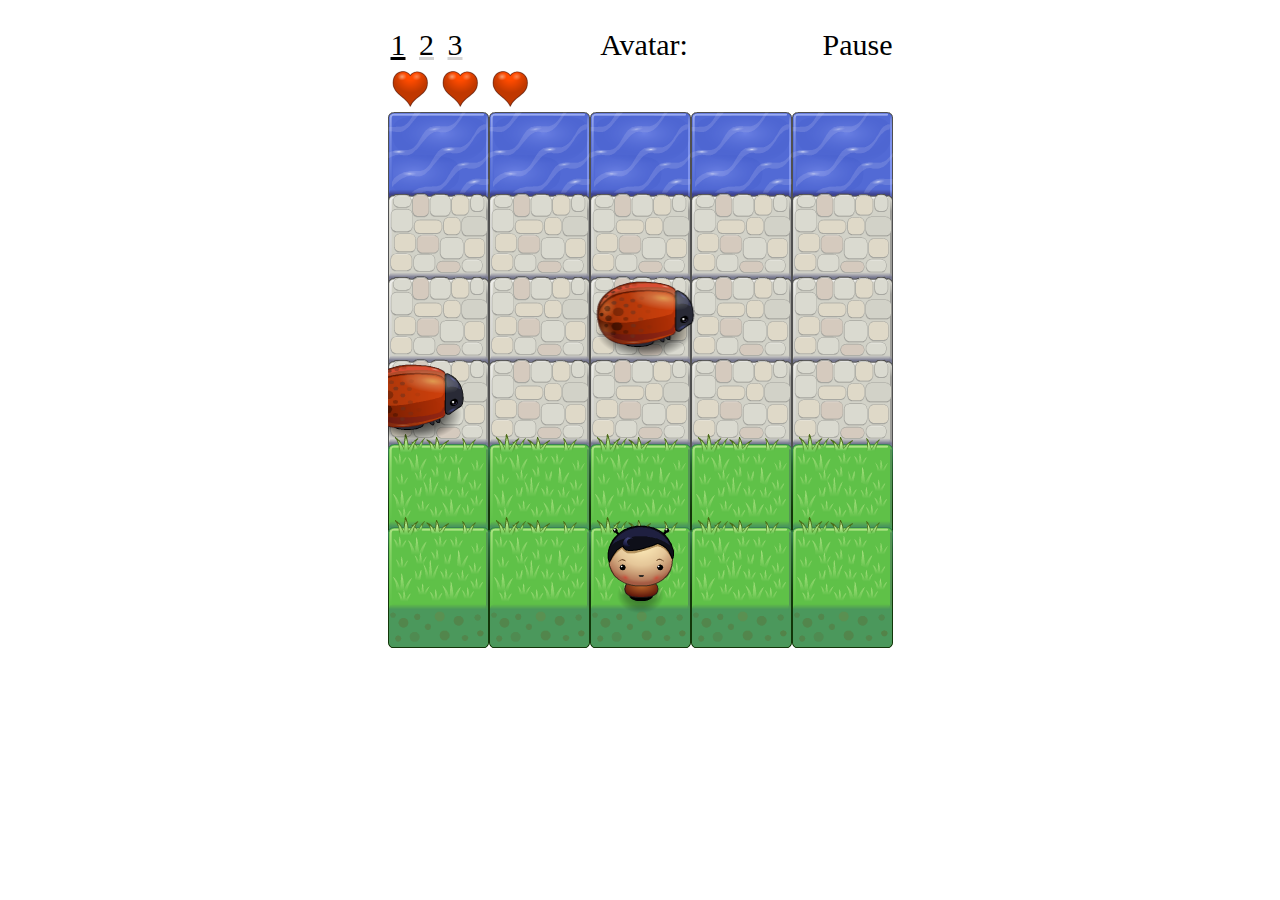
<file: udprojects/arcade_game/index.html>
<!DOCTYPE html>
<html lang="en">
<head>
    <meta charset="UTF-8">
    <title>Effective JavaScript: Frogger</title>
    <link rel="stylesheet" href="css/style.css">
</head>
<body>
    <div class="head">
        <div class="menu">
                Avatar:<ul class="avatar-selector"> <li class="avatar-1 selected">1</li> <li class="avatar-2">2</li> <li class="avatar-3">3</li></ul>
            <span class="pause">Pause</span>
        </div>
    </div>

    <div class="win-lose hidden">
        <p class="message">You lost!</p>
        <button disabled>Play Again!</button>
    </div>
    <script src="js/resources.js"></script>
    <script src="js/app.js"></script>
    <script src="js/engine.js"></script>
</body>
</html>
</file>
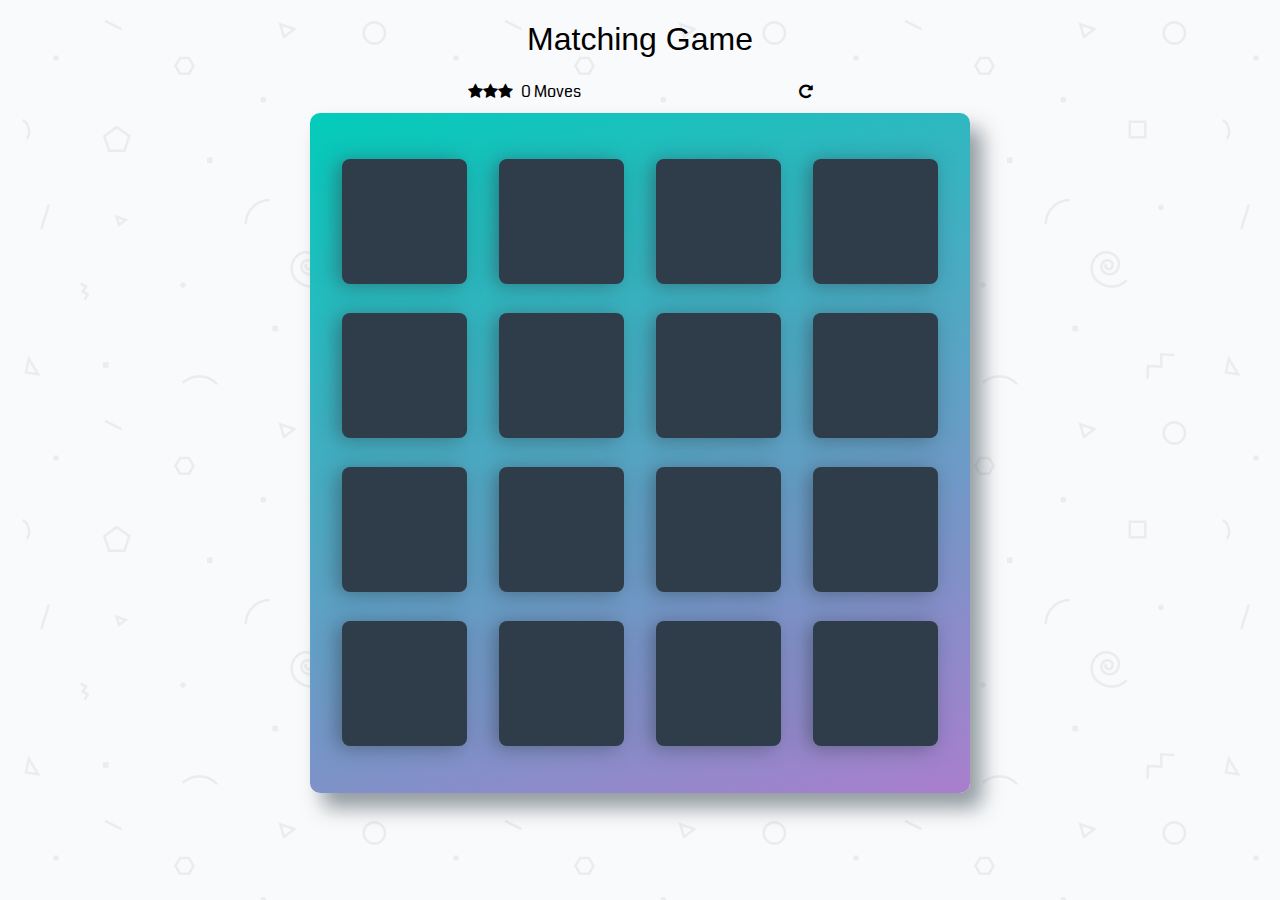
<file: udprojects/memory_game/index.html>
<!doctype html>
<html lang="en">
<head>
    <meta charset="utf-8">
    <title>Matching Game</title>
    <meta name="description" content="">
    <link rel="stylesheet prefetch" href="https://maxcdn.bootstrapcdn.com/font-awesome/4.6.1/css/font-awesome.min.css">
    <link rel="stylesheet prefetch" href="https://fonts.googleapis.com/css?family=Coda">
    <link rel="stylesheet" href="css/app.css">
</head>
<body>

    <div class="container">
        <header>
            <h1>Matching Game</h1>
        </header>

        <section class="score-panel">
        	<ul class="stars">
        		<li><i class="fa fa-star"></i></li>
        		<li><i class="fa fa-star"></i></li>
        		<li><i class="fa fa-star"></i></li>
        	</ul>

        	<span class="moves">3</span> Moves <span class="timer"></span>

            <div class="restart">
        		<i class="fa fa-repeat"></i>
        	</div>
        </section>

        <ul class="deck">
        </ul>

    <!-- Winner screen -->
    <div class="winner-screen">
            <span>You Won!</span><br>
            Time: <span class="timer-won"></span><br>
            <ul class="stars stars-won">
            </ul><br>

            <button class="restart-won">Play Again!</button>

        </div>

    </div>

    <script src="js/app.js"></script>
</body>
</html>
</file>
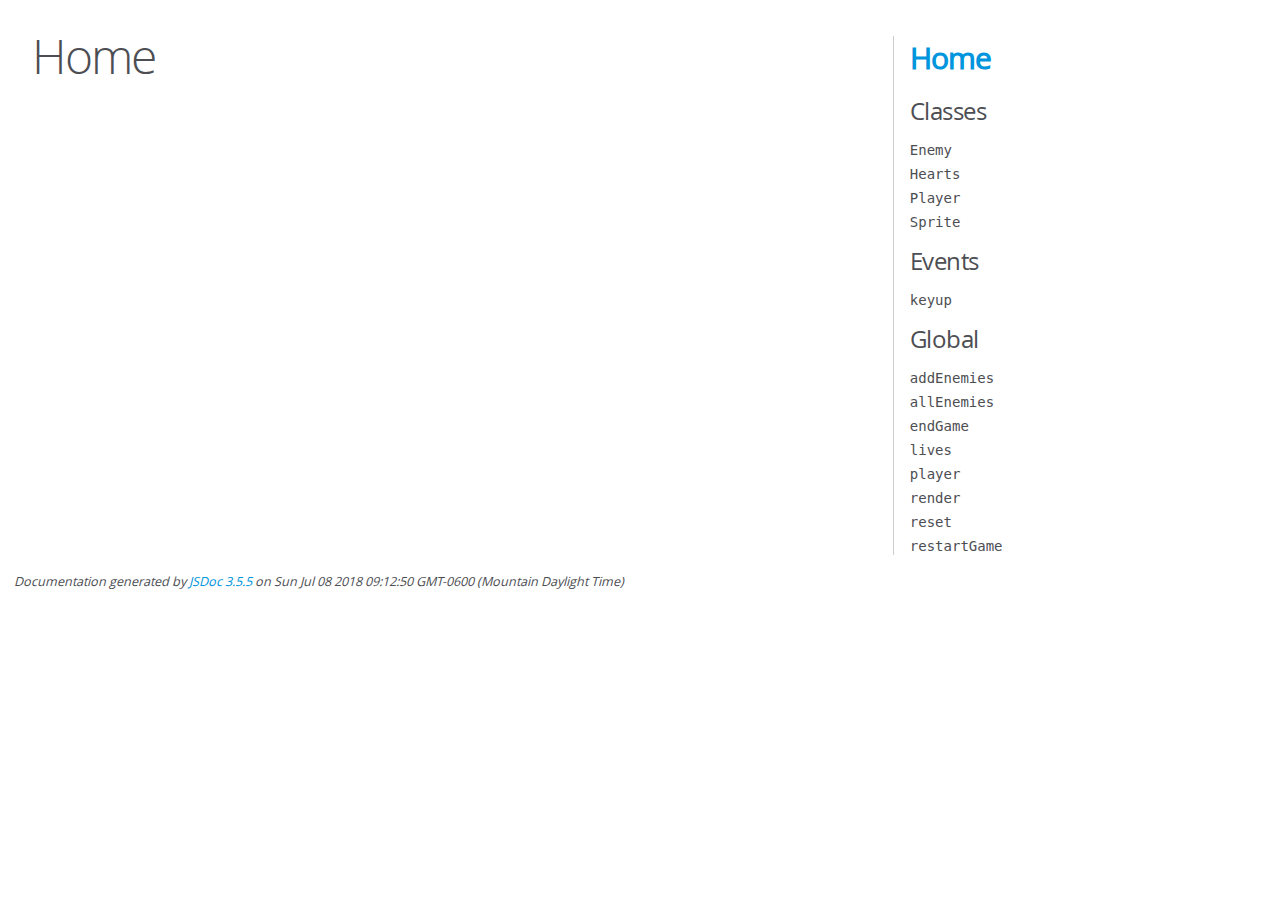
<file: udprojects/arcade_game/js/out/index.html>
<!DOCTYPE html>
<html lang="en">
<head>
    <meta charset="utf-8">
    <title>JSDoc: Home</title>

    <script src="scripts/prettify/prettify.js"> </script>
    <script src="scripts/prettify/lang-css.js"> </script>
    <!--[if lt IE 9]>
      <script src="//html5shiv.googlecode.com/svn/trunk/html5.js"></script>
    <![endif]-->
    <link type="text/css" rel="stylesheet" href="styles/prettify-tomorrow.css">
    <link type="text/css" rel="stylesheet" href="styles/jsdoc-default.css">
</head>

<body>

<div id="main">

    <h1 class="page-title">Home</h1>

    



    


    <h3> </h3>










    









</div>

<nav>
    <h2><a href="index.html">Home</a></h2><h3>Classes</h3><ul><li><a href="Enemy.html">Enemy</a></li><li><a href="Hearts.html">Hearts</a></li><li><a href="Player.html">Player</a></li><li><a href="Sprite.html">Sprite</a></li></ul><h3>Events</h3><ul><li><a href="global.html#event:keyup">keyup</a></li></ul><h3>Global</h3><ul><li><a href="global.html#addEnemies">addEnemies</a></li><li><a href="global.html#allEnemies">allEnemies</a></li><li><a href="global.html#endGame">endGame</a></li><li><a href="global.html#lives">lives</a></li><li><a href="global.html#player">player</a></li><li><a href="global.html#render">render</a></li><li><a href="global.html#reset">reset</a></li><li><a href="global.html#restartGame">restartGame</a></li></ul>
</nav>

<br class="clear">

<footer>
    Documentation generated by <a href="https://github.com/jsdoc3/jsdoc">JSDoc 3.5.5</a> on Sun Jul 08 2018 09:12:50 GMT-0600 (Mountain Daylight Time)
</footer>

<script> prettyPrint(); </script>
<script src="scripts/linenumber.js"> </script>
</body>
</html>
</file>
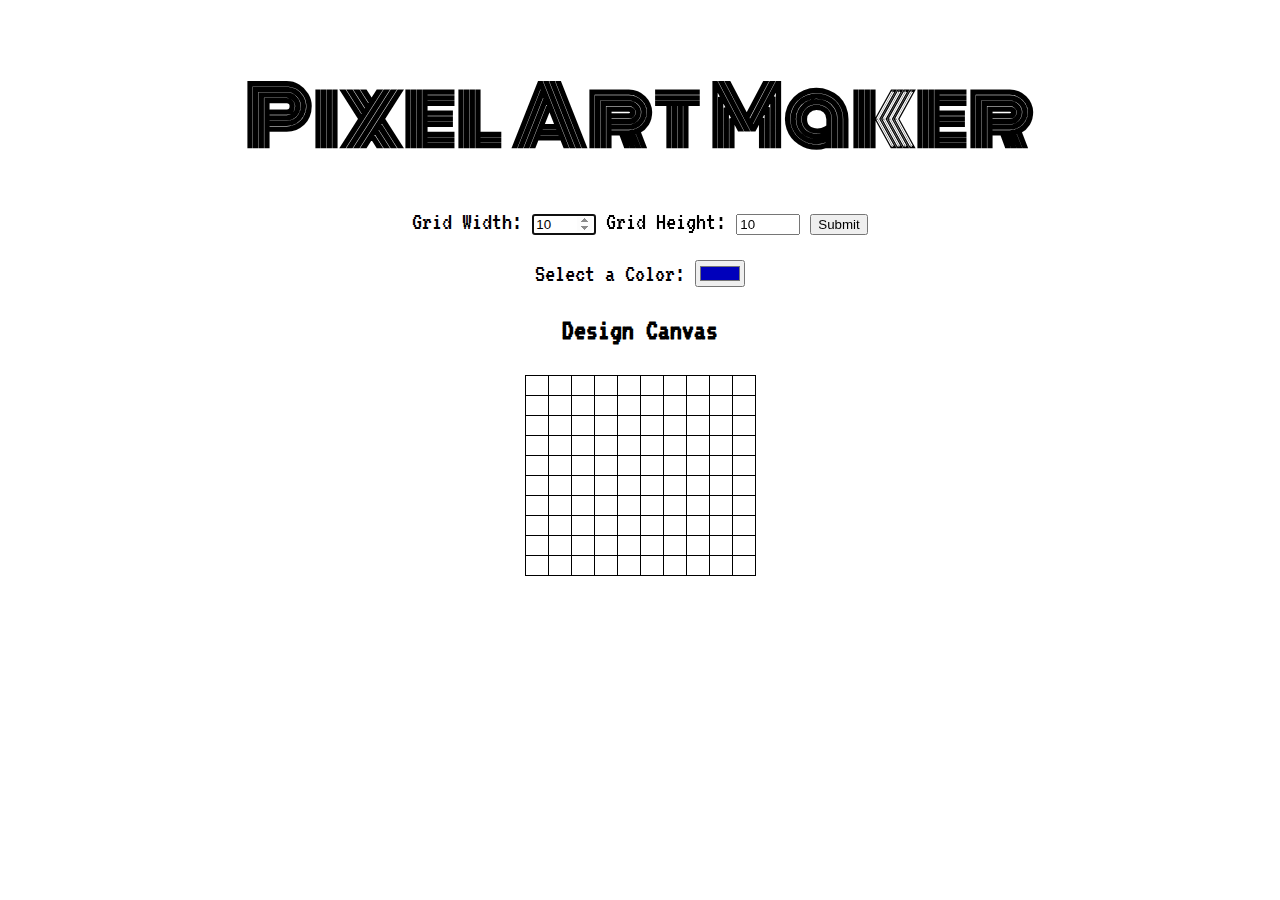
<file: udprojects/pixelart/pixelart.html>
<!-- ***************************************
**** UDACITY FRONT END DEVELOPER COURSE ***
******* Project #3: Pixel Art Maker *******

Submission by Jon Rude (jrkrelix)
jrkrelix_01@hotmail.com

ADDED FUNCTIONALITY:
 * Click & drag on grid to paint
 * Requires input for width & height (1-100)
 * Initiallizes with 10x10 grid
 * Style guide conforming code

    Thank you for reviewing my project!

**************************************** -->

<!DOCTYPE html>
<html lang="en">
<head>
    <meta charset="utf-8">
    <meta name="viewport" content="width=device-width, initial-scale=1.0">
    
    <script src="./jquery-3.3.1.min.js"></script>
    <link rel="stylesheet" href="https://fonts.googleapis.com/css?family=VT323">
    <link rel="stylesheet" href="https://fonts.googleapis.com/css?family=Monoton">
    <link rel="stylesheet" href="./gridstyle.css">
    <title>Pixel Art Maker by J. Rude</title>
</head>

<body>
    <h1>Pixel Art Maker</h1>
    
    <form>
        <label for="gridWidth">Grid Width:</label>
        <input type="number" name="gridWidthInput" id="gridWidth" required value="10" autofocus min="1" max="100">
        <label for="gridHeight">Grid Height:</label>
        <input type="number" name="gridHeightInput" id="gridHeight" required value="10" min="1" max="100">
        <input type="submit">
        <br>
        <br>
        <label for="colorSelector">Select a Color: </label>
        <input type="color" name="colorSelectorInput" id="colorSelector" value="#0000BB">
    </form>
    
    <h3>Design Canvas</h3>

    <table id="grid">
    </table>

    <script src="./artgrid.js"></script>
</body>
</html>
</file>
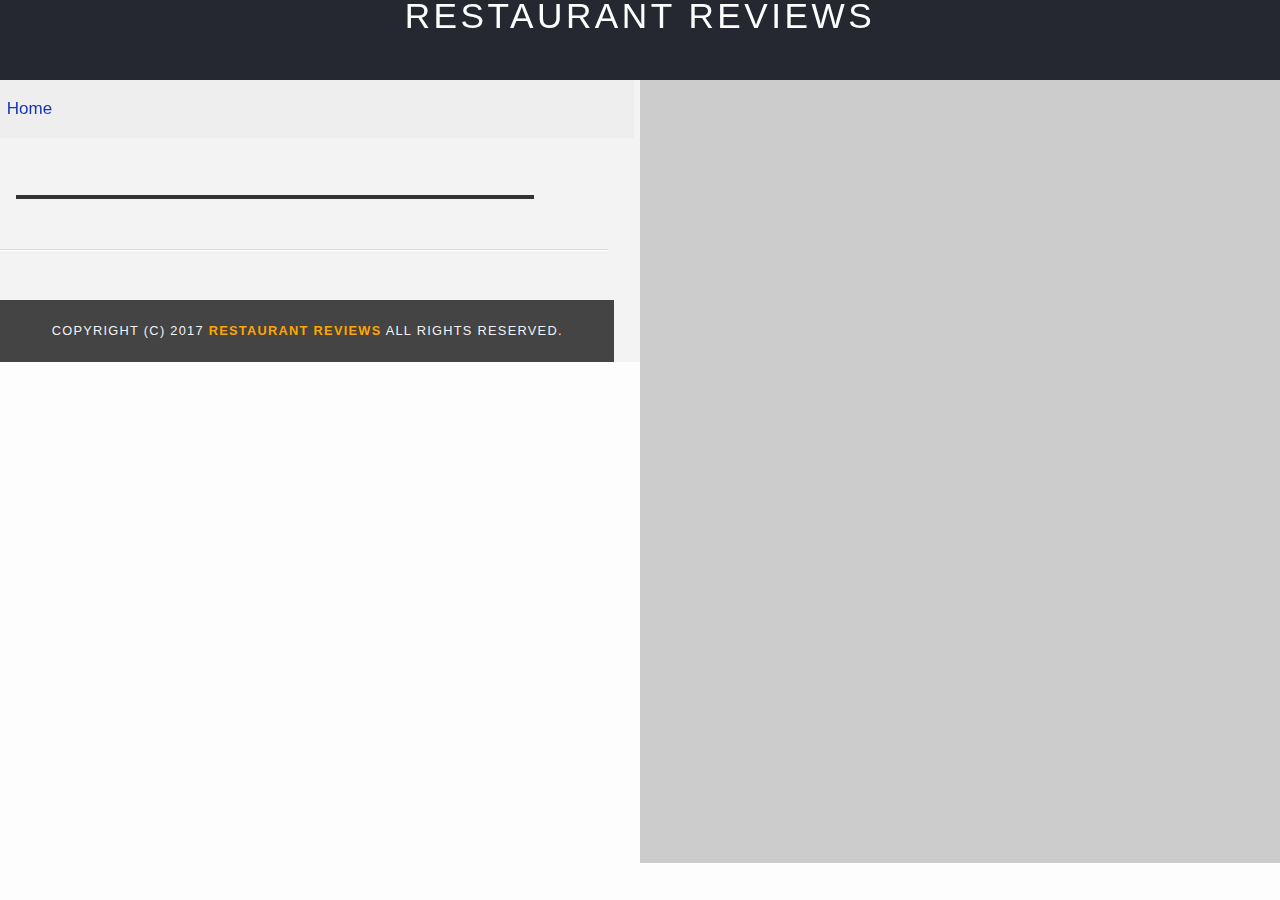
<file: udprojects/restaurant_review/restaurant.html>
<!DOCTYPE html>
<html lang="en">
  <head>
    <meta charset="utf-8" />
    <meta http-equiv="X-UA-Compatible" content="IE=edge" />
    <meta name="viewport" content="width=device-width, initial-scale=1" />

    <script type="text/javascript" src="js/sw-register.js"></script>

    <!-- Normalize.css for better cross-browser consistency -->
    <link
      rel="stylesheet"
      src="//normalize-css.googlecode.com/svn/trunk/normalize.css"
    />

    <!-- Main CSS file -->
    <link rel="stylesheet" href="css/styles.css" type="text/css" />

    <!-- RESPONSIVE DESIGN CSS -->
    <link
      rel="stylesheet"
      type="text/css"
      media="screen and (max-width:449px)"
      href="css/style-small.css"
    />
    <!-- <link rel="stylesheet" media="screen and (min-width:450px)" href="css/style-medium.css">
  <link rel="stylesheet" media="screen and (min-width:900px)" href="css/style-large.css"> -->

    <link
      rel="stylesheet"
      href="https://unpkg.com/leaflet@1.3.1/dist/leaflet.css"
      integrity="sha512-Rksm5RenBEKSKFjgI3a41vrjkw4EVPlJ3+OiI65vTjIdo9brlAacEuKOiQ5OFh7cOI1bkDwLqdLw3Zg0cRJAAQ=="
      crossorigin=""
    />

    <title>Restaurant Info</title>
  </head>

  <body class="inside">
    <!-- Beginning header -->
    <header>
      <!-- Beginning nav -->
      <nav>
        <h1>
          <a href="https://jonnyrude.github.io/udprojects/restaurant_review/"
            >Restaurant Reviews</a
          >
        </h1>
      </nav>
      <!-- Beginning breadcrumb -->
      <ul role="navigation" aria-label="Breadcrumbs" id="breadcrumb">
        <li>
          <a href="https://jonnyrude.github.io/udprojects/restaurant_review/"
            >Home</a
          >
        </li>
      </ul>
      <!-- End breadcrumb -->
      <!-- End nav -->
    </header>
    <!-- End header -->

    <!-- Beginning main -->
    <main id="maincontent">
      <!-- Beginning map -->
      <section id="map-container">
        <div id="map" aria-label="location" role="application"></div>
      </section>
      <!-- End map -->
      <!-- Beginning restaurant -->
      <section id="restaurant-container">
        <h2 id="restaurant-name"></h2>
        <img id="restaurant-img" />
        <p id="restaurant-cuisine"></p>
        <p id="restaurant-address"></p>
        <table id="restaurant-hours"></table>
      </section>
      <!-- end restaurant -->
      <!-- Beginning reviews -->
      <section id="reviews-container">
        <ul id="reviews-list"></ul>
      </section>
      <!-- End reviews -->
    </main>
    <!-- End main -->

    <!-- Beginning footer -->
    <footer id="footer">
      Copyright (c) 2017 <a href="/"><strong>Restaurant Reviews</strong></a> All
      Rights Reserved.
    </footer>
    <!-- End footer -->
    <script
      src="https://unpkg.com/leaflet@1.3.1/dist/leaflet.js"
      integrity="sha512-/Nsx9X4HebavoBvEBuyp3I7od5tA0UzAxs+j83KgC8PU0kgB4XiK4Lfe4y4cgBtaRJQEIFCW+oC506aPT2L1zw=="
      crossorigin=""
    ></script>
    <!-- Beginning scripts -->
    <!-- Database helpers -->
    <script type="text/javascript" src="js/dbhelper.js"></script>
    <!-- Main javascript file -->
    <script type="text/javascript" src="js/restaurant_info.js"></script>
    <!-- Google Maps -->
    <!--  <script async defer src="https://maps.googleapis.com/maps/api/js?key=AIzaSyA_tKbW6A5pQ-eupxI56myUnHLqYCzOjKo&libraries=places&callback=initMap"></script> -->
    <!-- End scripts -->
  </body>
</html>
</file>
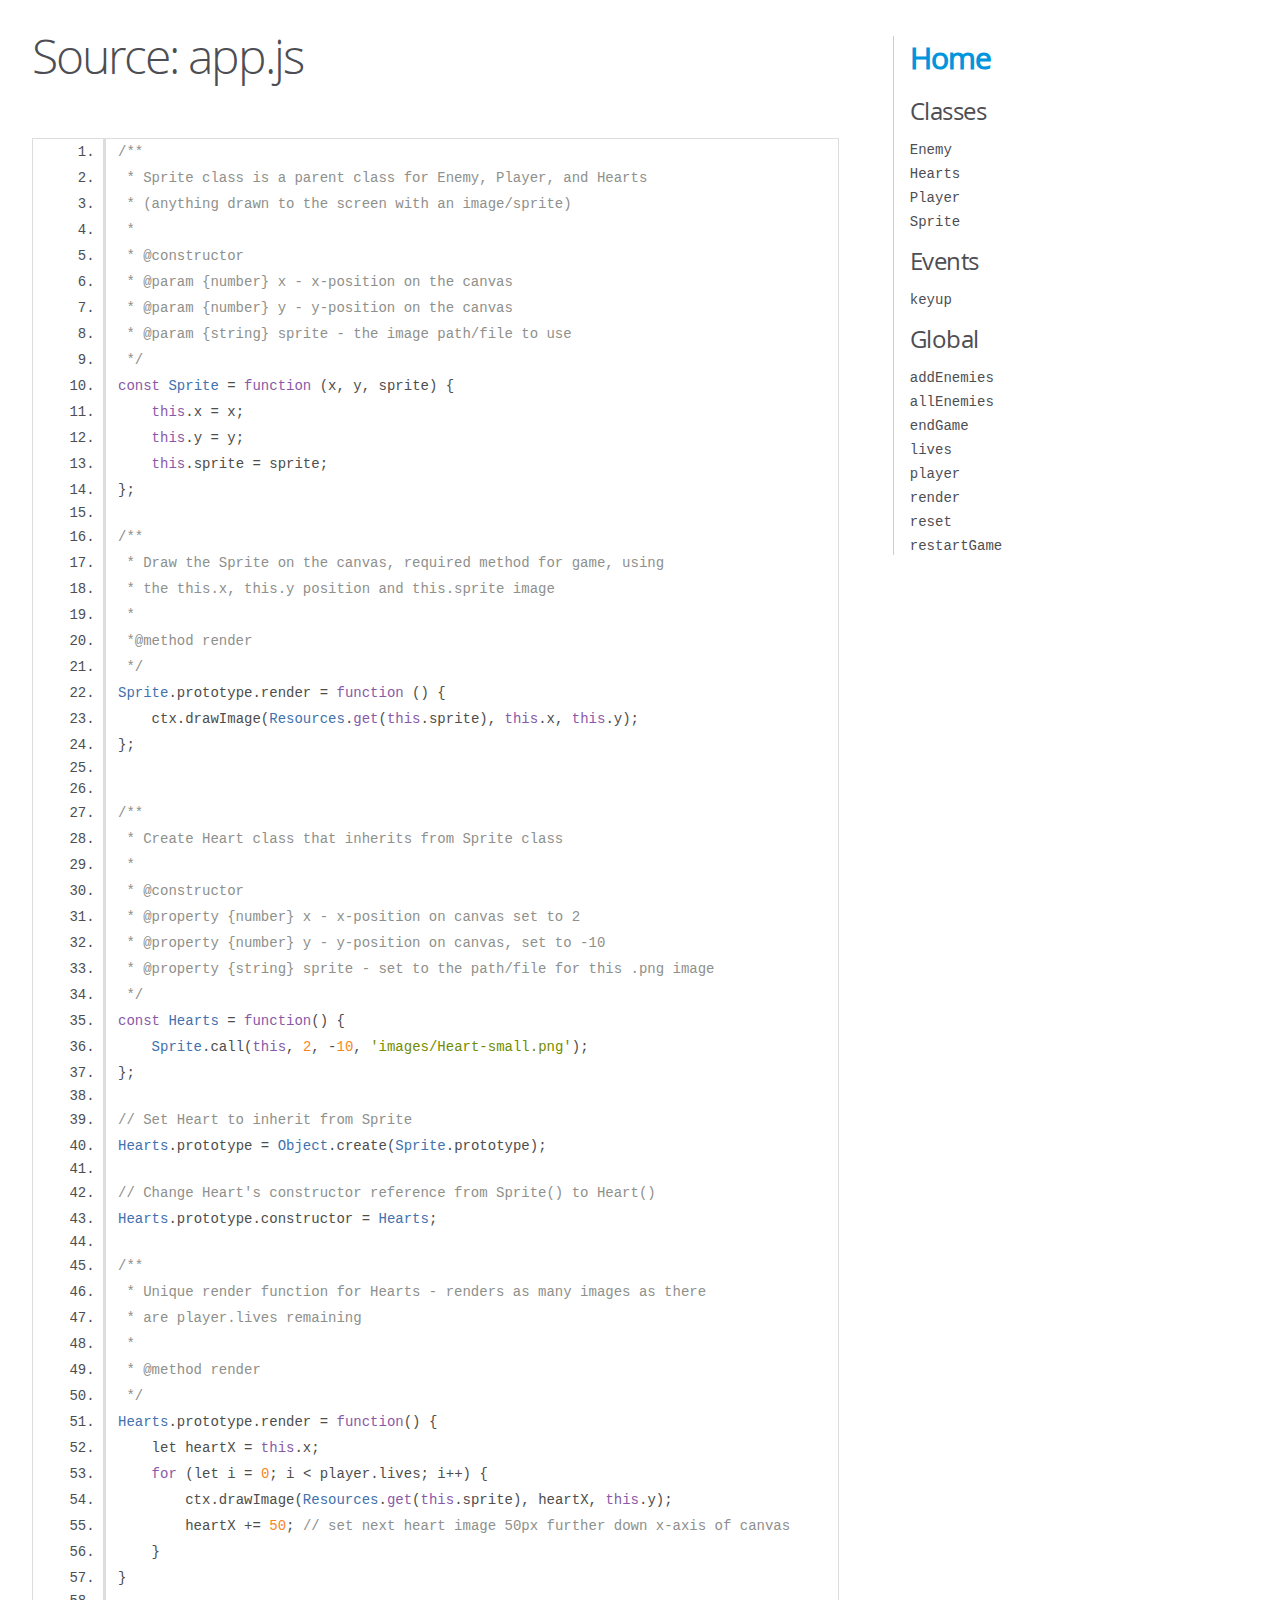
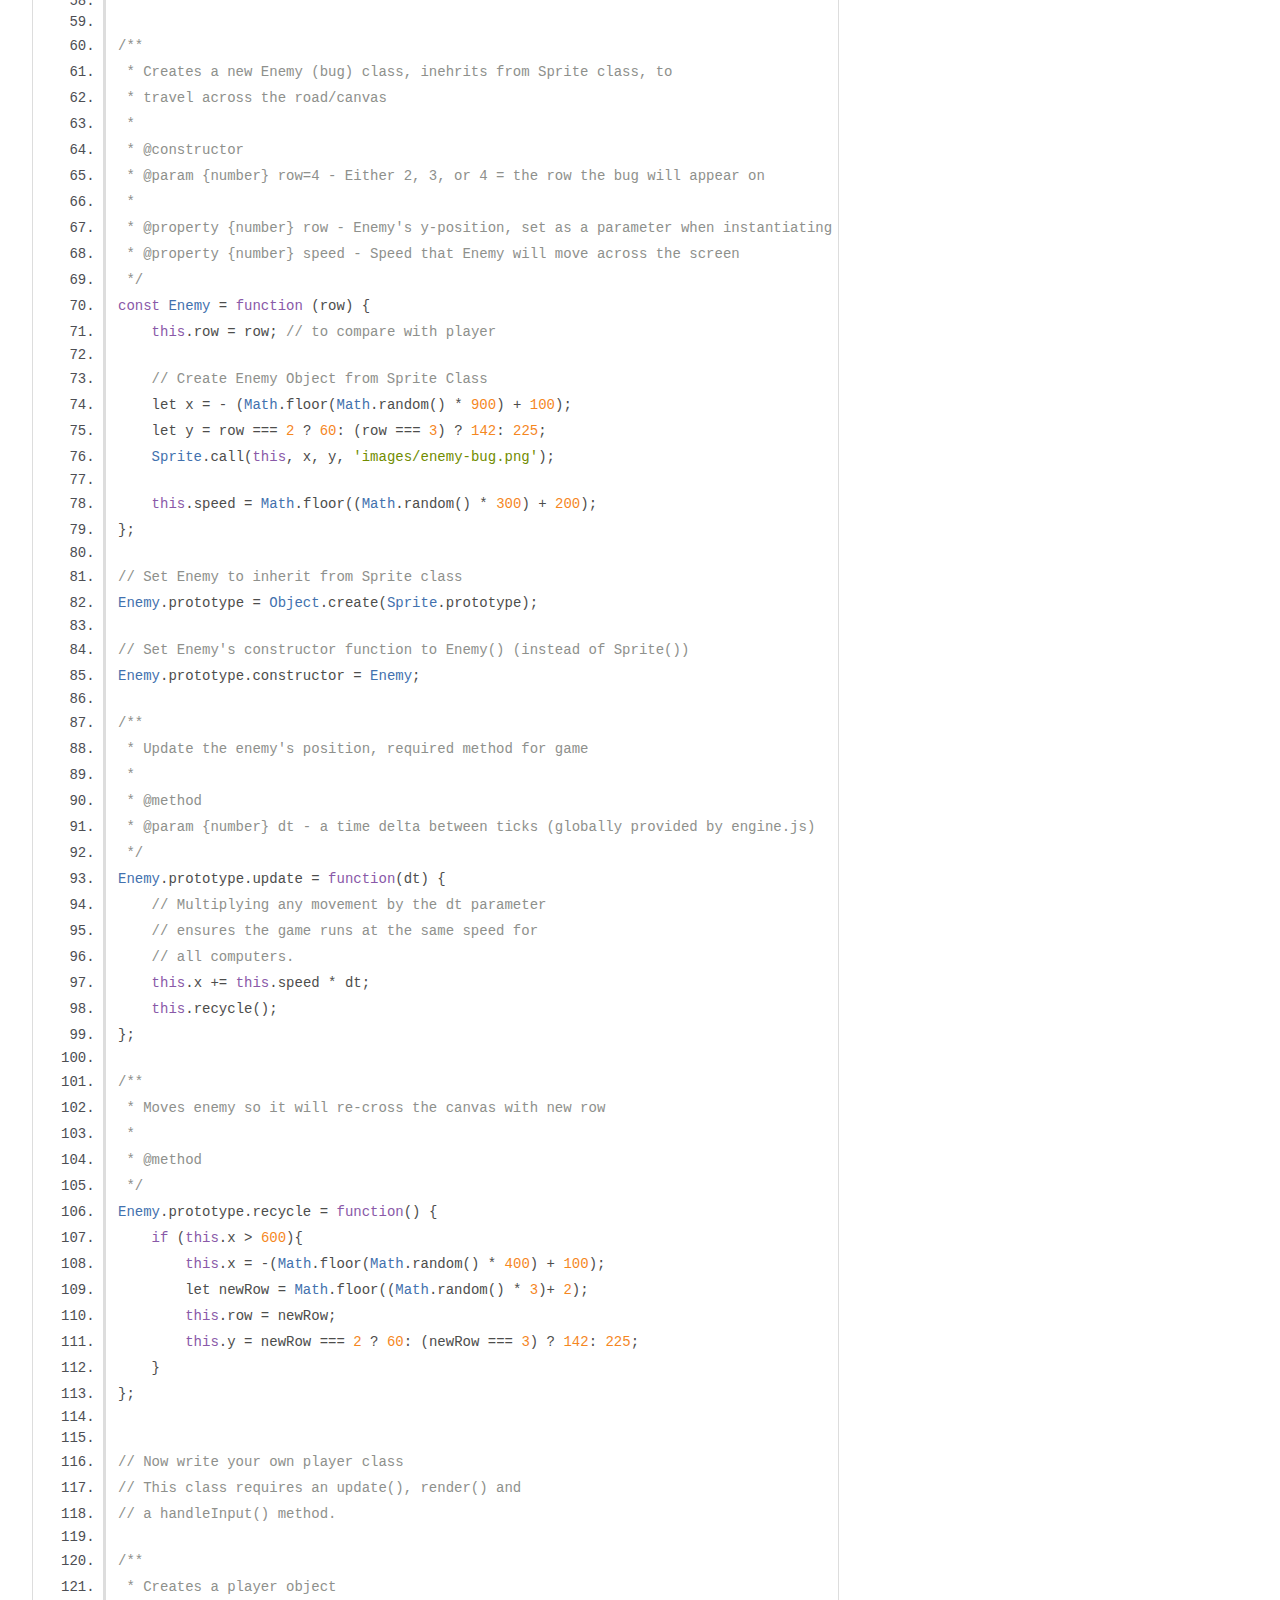
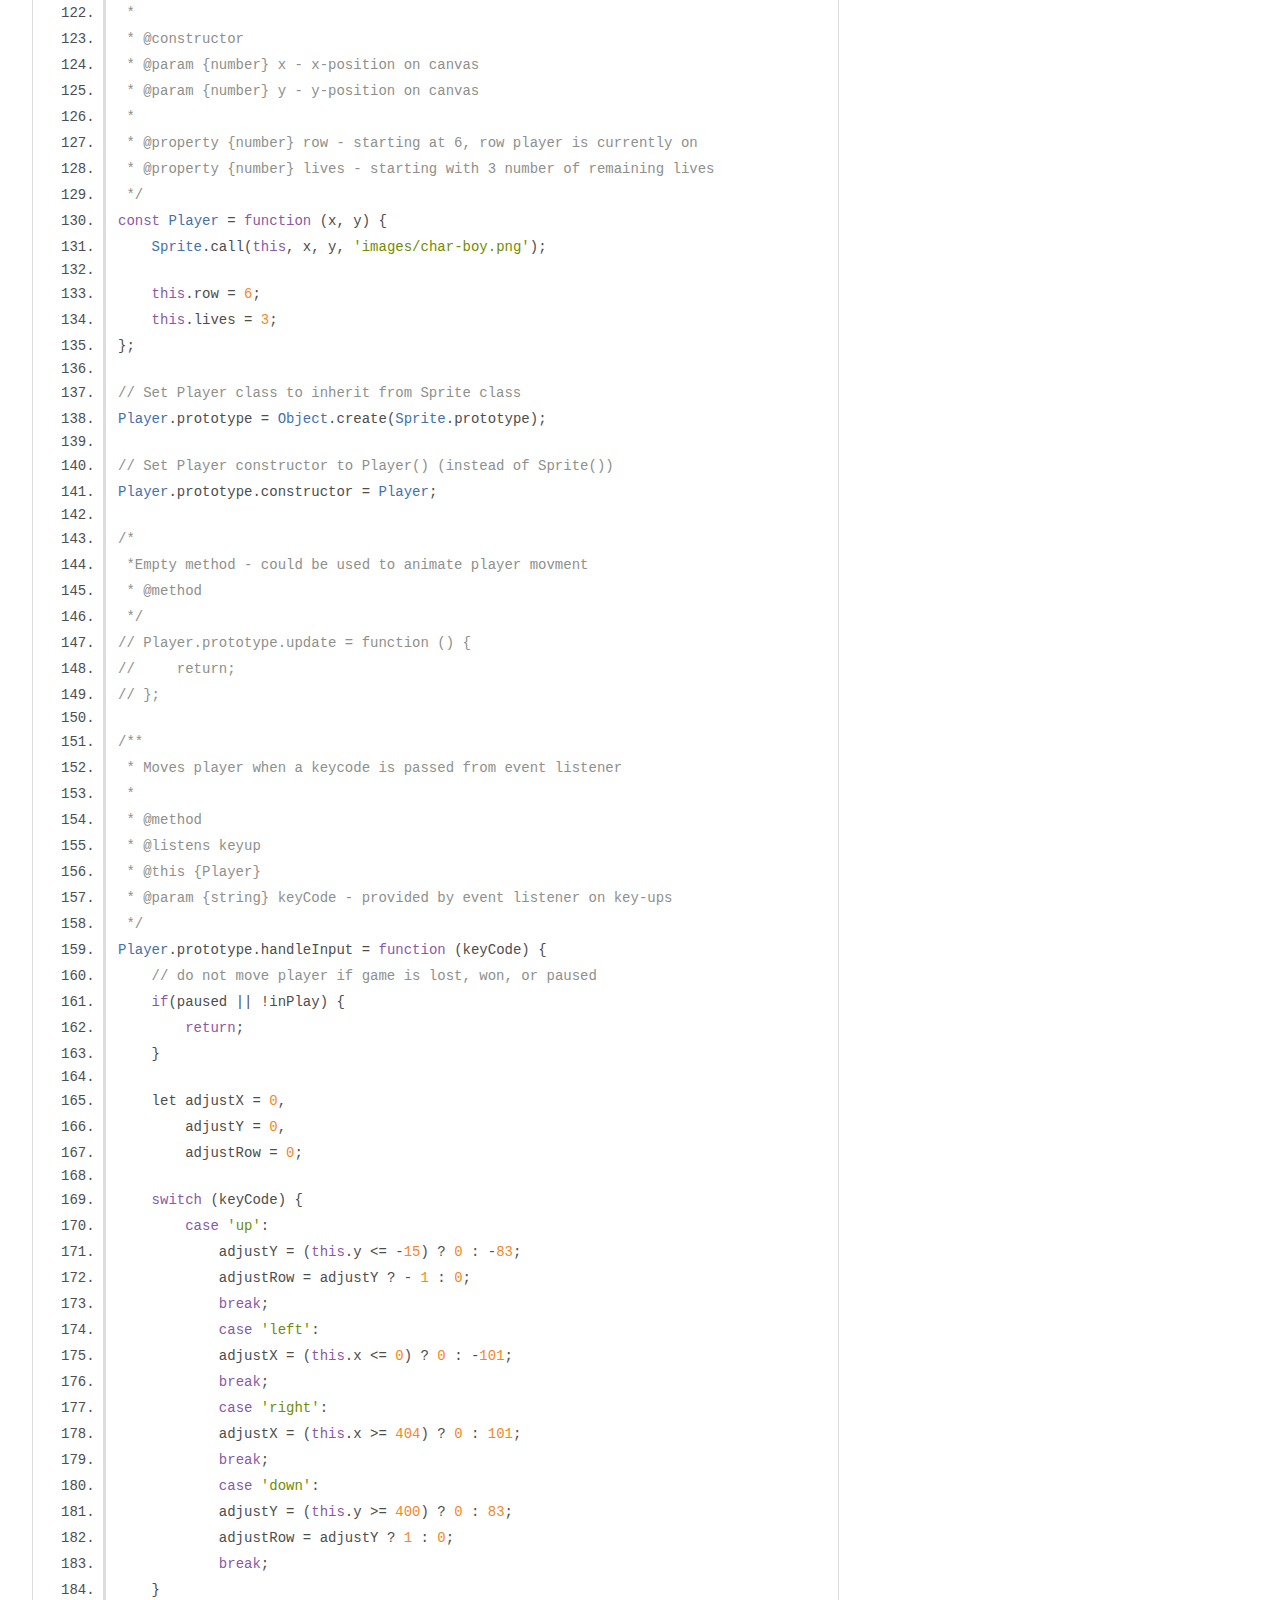
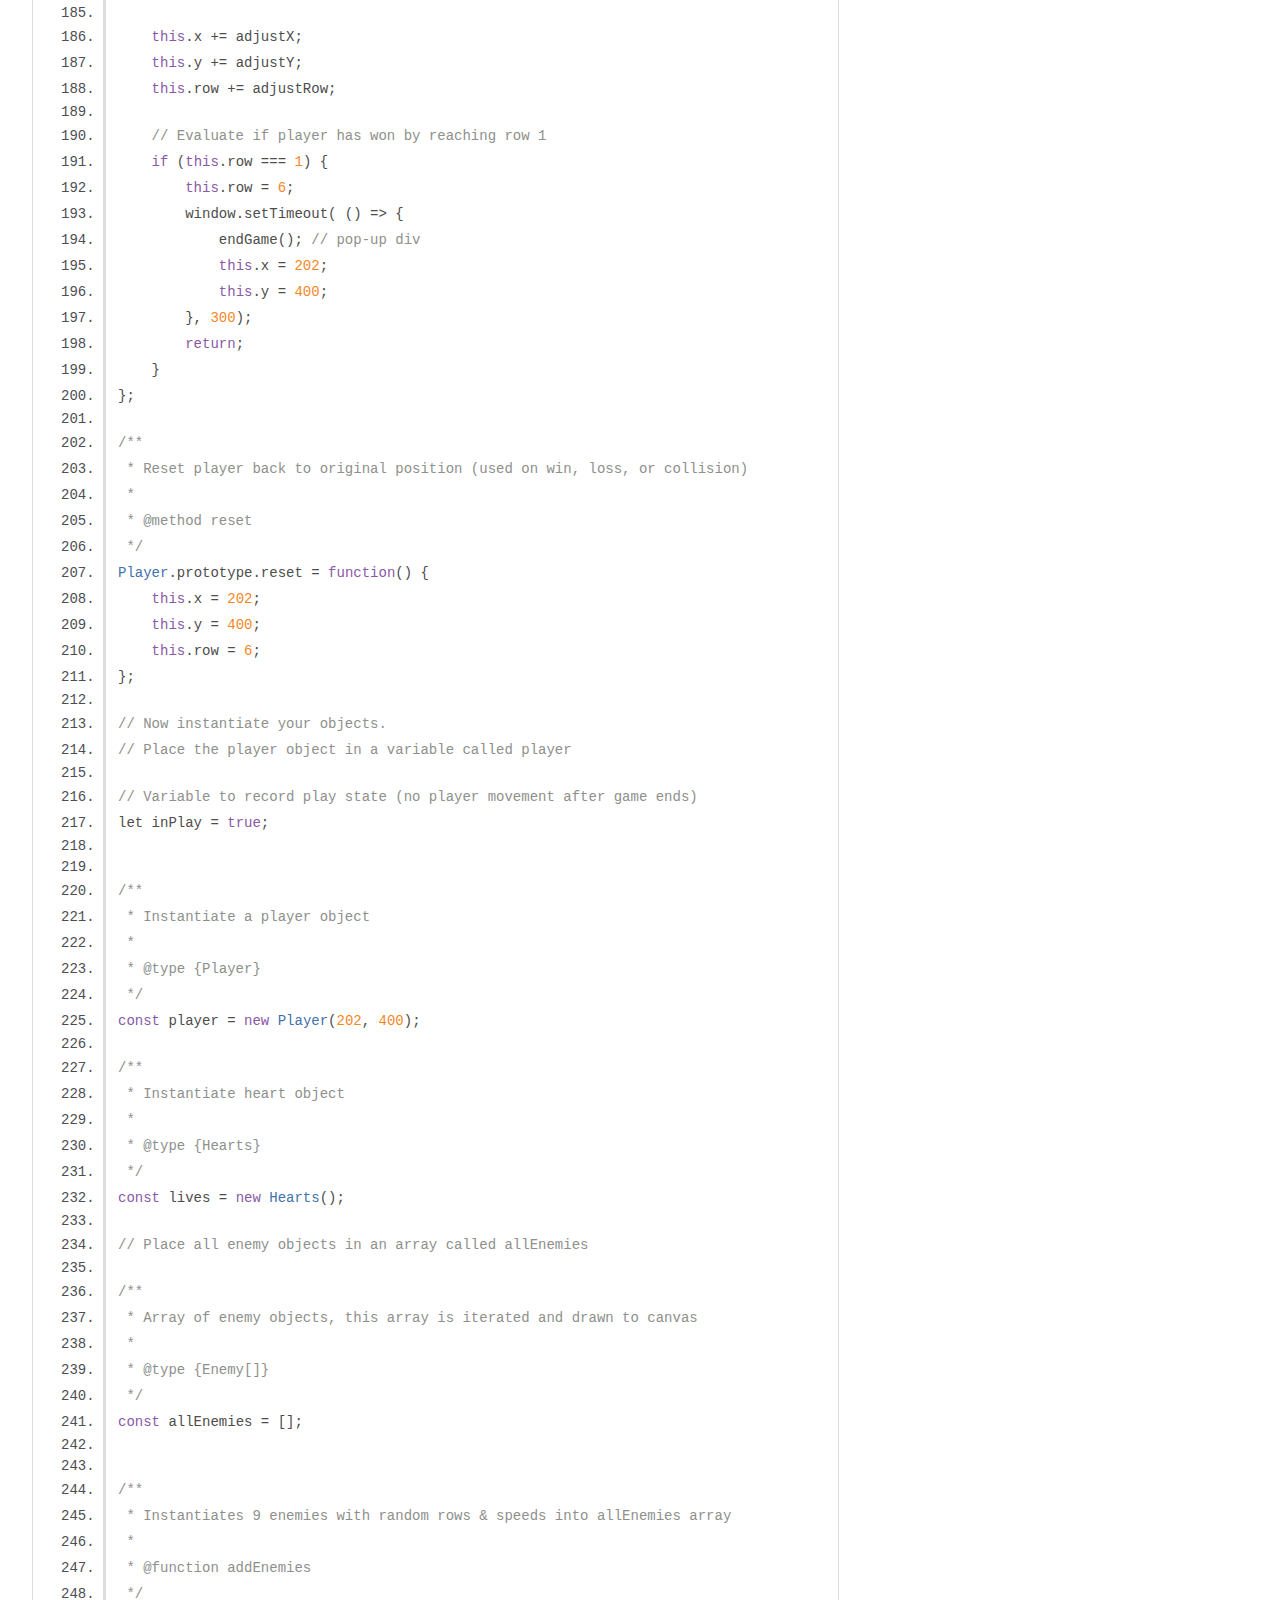
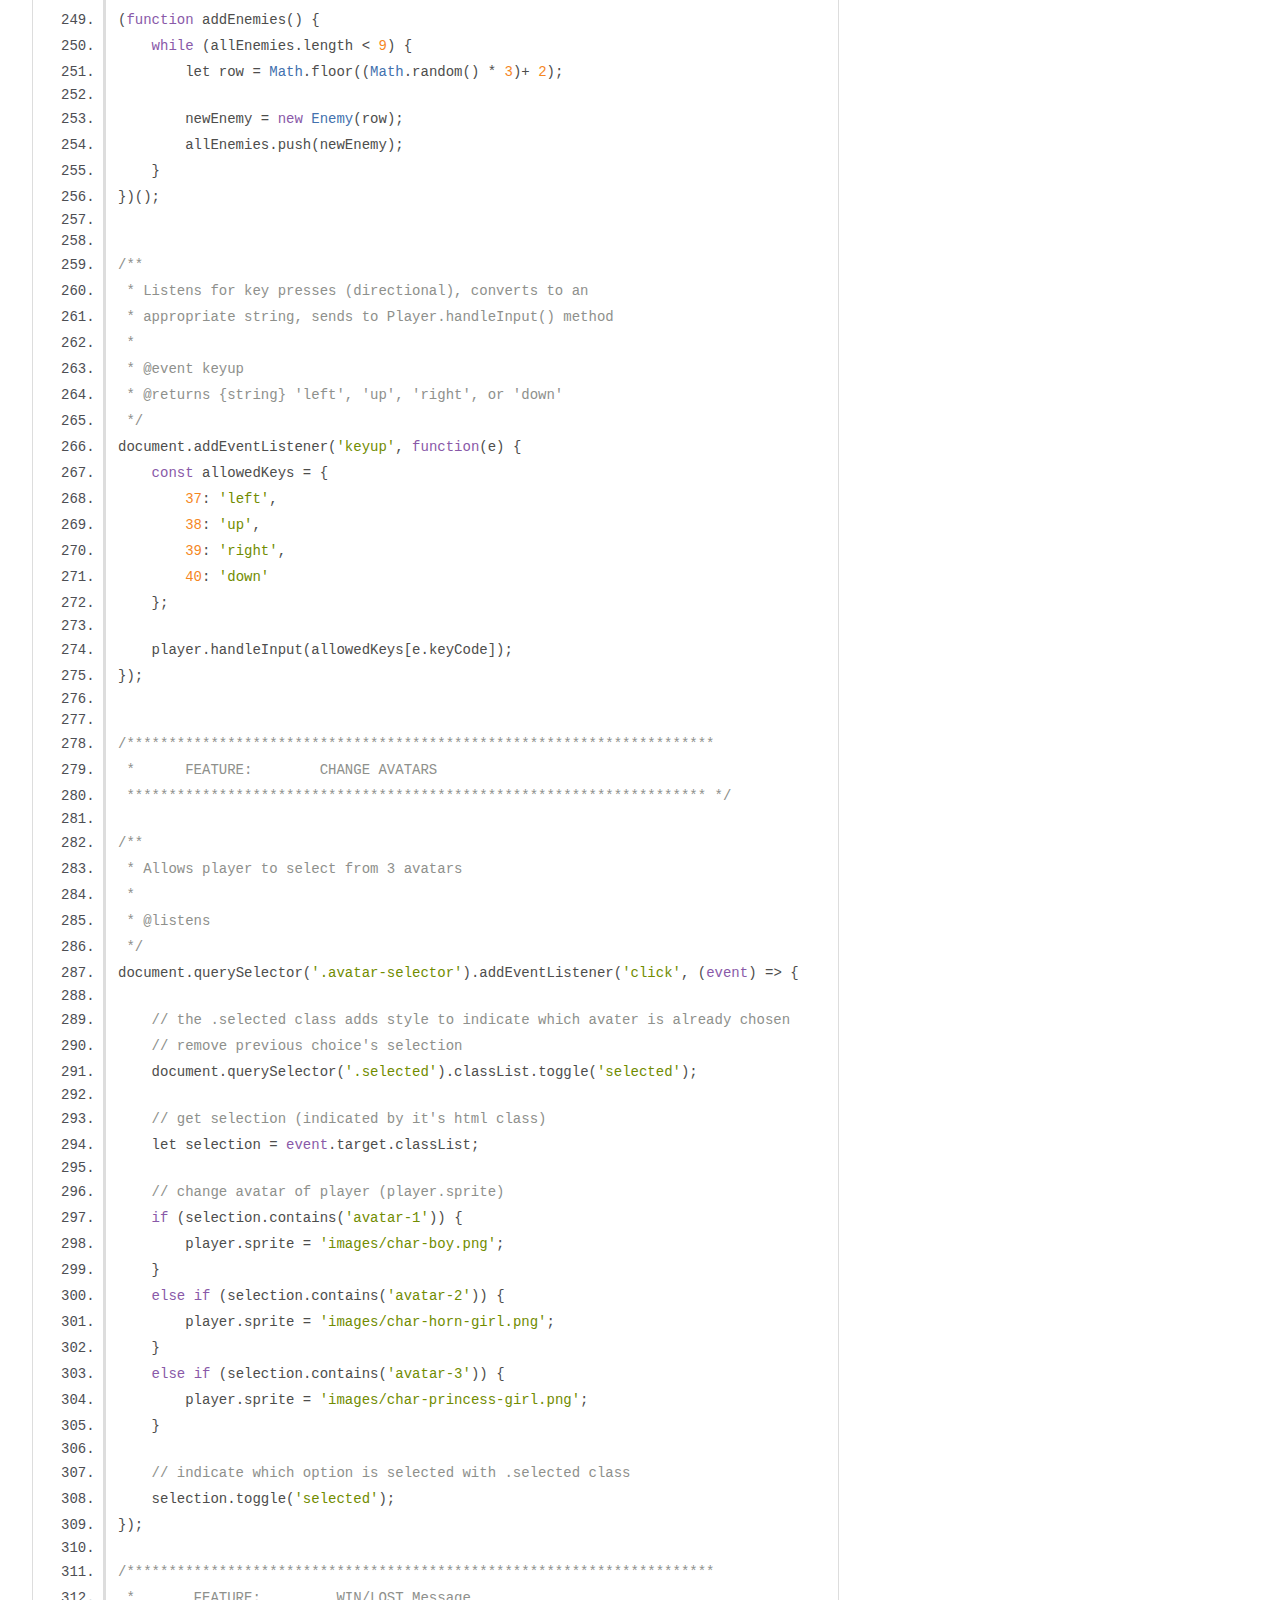
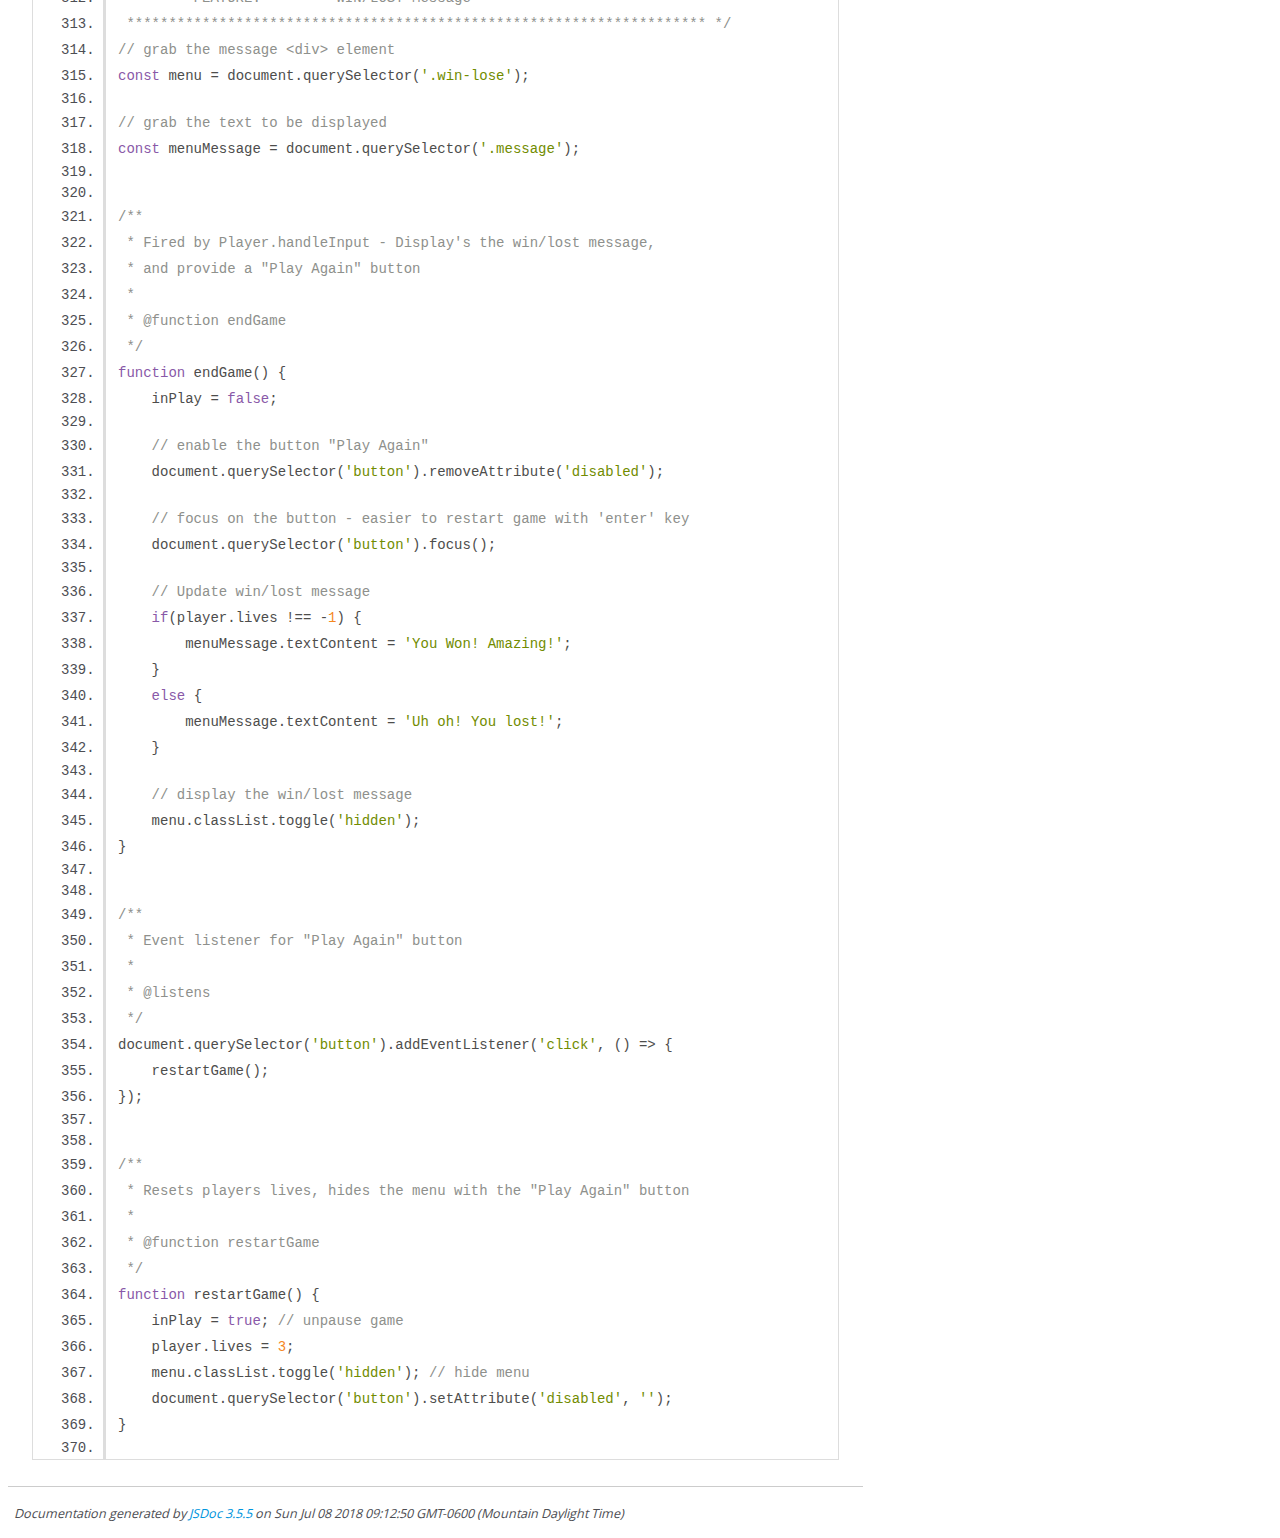
<file: udprojects/arcade_game/js/out/app.js.html>
<!DOCTYPE html>
<html lang="en">
<head>
    <meta charset="utf-8">
    <title>JSDoc: Source: app.js</title>

    <script src="scripts/prettify/prettify.js"> </script>
    <script src="scripts/prettify/lang-css.js"> </script>
    <!--[if lt IE 9]>
      <script src="//html5shiv.googlecode.com/svn/trunk/html5.js"></script>
    <![endif]-->
    <link type="text/css" rel="stylesheet" href="styles/prettify-tomorrow.css">
    <link type="text/css" rel="stylesheet" href="styles/jsdoc-default.css">
</head>

<body>

<div id="main">

    <h1 class="page-title">Source: app.js</h1>

    



    
    <section>
        <article>
            <pre class="prettyprint source linenums"><code>/**
 * Sprite class is a parent class for Enemy, Player, and Hearts
 * (anything drawn to the screen with an image/sprite)
 *
 * @constructor
 * @param {number} x - x-position on the canvas
 * @param {number} y - y-position on the canvas
 * @param {string} sprite - the image path/file to use
 */
const Sprite = function (x, y, sprite) {
    this.x = x;
    this.y = y;
    this.sprite = sprite;
};

/**
 * Draw the Sprite on the canvas, required method for game, using
 * the this.x, this.y position and this.sprite image
 *
 *@method render
 */
Sprite.prototype.render = function () {
    ctx.drawImage(Resources.get(this.sprite), this.x, this.y);
};


/**
 * Create Heart class that inherits from Sprite class
 *
 * @constructor
 * @property {number} x - x-position on canvas set to 2
 * @property {number} y - y-position on canvas, set to -10
 * @property {string} sprite - set to the path/file for this .png image
 */
const Hearts = function() {
    Sprite.call(this, 2, -10, 'images/Heart-small.png');
};

// Set Heart to inherit from Sprite
Hearts.prototype = Object.create(Sprite.prototype);

// Change Heart's constructor reference from Sprite() to Heart()
Hearts.prototype.constructor = Hearts;

/**
 * Unique render function for Hearts - renders as many images as there
 * are player.lives remaining
 *
 * @method render
 */
Hearts.prototype.render = function() {
    let heartX = this.x;
    for (let i = 0; i &lt; player.lives; i++) {
        ctx.drawImage(Resources.get(this.sprite), heartX, this.y);
        heartX += 50; // set next heart image 50px further down x-axis of canvas
    }
}


/**
 * Creates a new Enemy (bug) class, inehrits from Sprite class, to
 * travel across the road/canvas
 *
 * @constructor
 * @param {number} row=4 - Either 2, 3, or 4 = the row the bug will appear on
 *
 * @property {number} row - Enemy's y-position, set as a parameter when instantiating
 * @property {number} speed - Speed that Enemy will move across the screen
 */
const Enemy = function (row) {
    this.row = row; // to compare with player

    // Create Enemy Object from Sprite Class
    let x = - (Math.floor(Math.random() * 900) + 100);
    let y = row === 2 ? 60: (row === 3) ? 142: 225;
    Sprite.call(this, x, y, 'images/enemy-bug.png');

    this.speed = Math.floor((Math.random() * 300) + 200);
};

// Set Enemy to inherit from Sprite class
Enemy.prototype = Object.create(Sprite.prototype);

// Set Enemy's constructor function to Enemy() (instead of Sprite())
Enemy.prototype.constructor = Enemy;

/**
 * Update the enemy's position, required method for game
 *
 * @method
 * @param {number} dt - a time delta between ticks (globally provided by engine.js)
 */
Enemy.prototype.update = function(dt) {
    // Multiplying any movement by the dt parameter
    // ensures the game runs at the same speed for
    // all computers.
    this.x += this.speed * dt;
    this.recycle();
};

/**
 * Moves enemy so it will re-cross the canvas with new row
 *
 * @method
 */
Enemy.prototype.recycle = function() {
    if (this.x > 600){
        this.x = -(Math.floor(Math.random() * 400) + 100);
        let newRow = Math.floor((Math.random() * 3)+ 2);
        this.row = newRow;
        this.y = newRow === 2 ? 60: (newRow === 3) ? 142: 225;
    }
};


// Now write your own player class
// This class requires an update(), render() and
// a handleInput() method.

/**
 * Creates a player object
 *
 * @constructor
 * @param {number} x - x-position on canvas
 * @param {number} y - y-position on canvas
 *
 * @property {number} row - starting at 6, row player is currently on
 * @property {number} lives - starting with 3 number of remaining lives
 */
const Player = function (x, y) {
    Sprite.call(this, x, y, 'images/char-boy.png');

    this.row = 6;
    this.lives = 3;
};

// Set Player class to inherit from Sprite class
Player.prototype = Object.create(Sprite.prototype);

// Set Player constructor to Player() (instead of Sprite())
Player.prototype.constructor = Player;

/*
 *Empty method - could be used to animate player movment
 * @method
 */
// Player.prototype.update = function () {
//     return;
// };

/**
 * Moves player when a keycode is passed from event listener
 *
 * @method
 * @listens keyup
 * @this {Player}
 * @param {string} keyCode - provided by event listener on key-ups
 */
Player.prototype.handleInput = function (keyCode) {
    // do not move player if game is lost, won, or paused
    if(paused || !inPlay) {
        return;
    }

    let adjustX = 0,
        adjustY = 0,
        adjustRow = 0;

    switch (keyCode) {
        case 'up':
            adjustY = (this.y &lt;= -15) ? 0 : -83;
            adjustRow = adjustY ? - 1 : 0;
            break;
            case 'left':
            adjustX = (this.x &lt;= 0) ? 0 : -101;
            break;
            case 'right':
            adjustX = (this.x >= 404) ? 0 : 101;
            break;
            case 'down':
            adjustY = (this.y >= 400) ? 0 : 83;
            adjustRow = adjustY ? 1 : 0;
            break;
    }

    this.x += adjustX;
    this.y += adjustY;
    this.row += adjustRow;

    // Evaluate if player has won by reaching row 1
    if (this.row === 1) {
        this.row = 6;
        window.setTimeout( () => {
            endGame(); // pop-up div
            this.x = 202;
            this.y = 400;
        }, 300);
        return;
    }
};

/**
 * Reset player back to original position (used on win, loss, or collision)
 *
 * @method reset
 */
Player.prototype.reset = function() {
    this.x = 202;
    this.y = 400;
    this.row = 6;
};

// Now instantiate your objects.
// Place the player object in a variable called player

// Variable to record play state (no player movement after game ends)
let inPlay = true;


/**
 * Instantiate a player object
 *
 * @type {Player}
 */
const player = new Player(202, 400);

/**
 * Instantiate heart object
 *
 * @type {Hearts}
 */
const lives = new Hearts();

// Place all enemy objects in an array called allEnemies

/**
 * Array of enemy objects, this array is iterated and drawn to canvas
 *
 * @type {Enemy[]}
 */
const allEnemies = [];


/**
 * Instantiates 9 enemies with random rows &amp; speeds into allEnemies array
 *
 * @function addEnemies
 */
(function addEnemies() {
    while (allEnemies.length &lt; 9) {
        let row = Math.floor((Math.random() * 3)+ 2);

        newEnemy = new Enemy(row);
        allEnemies.push(newEnemy);
    }
})();


/**
 * Listens for key presses (directional), converts to an
 * appropriate string, sends to Player.handleInput() method
 *
 * @event keyup
 * @returns {string} 'left', 'up', 'right', or 'down'
 */
document.addEventListener('keyup', function(e) {
    const allowedKeys = {
        37: 'left',
        38: 'up',
        39: 'right',
        40: 'down'
    };

    player.handleInput(allowedKeys[e.keyCode]);
});


/**********************************************************************
 *      FEATURE:        CHANGE AVATARS
 ********************************************************************* */

/**
 * Allows player to select from 3 avatars
 *
 * @listens
 */
document.querySelector('.avatar-selector').addEventListener('click', (event) => {

    // the .selected class adds style to indicate which avater is already chosen
    // remove previous choice's selection
    document.querySelector('.selected').classList.toggle('selected');

    // get selection (indicated by it's html class)
    let selection = event.target.classList;

    // change avatar of player (player.sprite)
    if (selection.contains('avatar-1')) {
        player.sprite = 'images/char-boy.png';
    }
    else if (selection.contains('avatar-2')) {
        player.sprite = 'images/char-horn-girl.png';
    }
    else if (selection.contains('avatar-3')) {
        player.sprite = 'images/char-princess-girl.png';
    }

    // indicate which option is selected with .selected class
    selection.toggle('selected');
});

/**********************************************************************
 *       FEATURE:         WIN/LOST Message
 ********************************************************************* */
// grab the message &lt;div> element
const menu = document.querySelector('.win-lose');

// grab the text to be displayed
const menuMessage = document.querySelector('.message');


/**
 * Fired by Player.handleInput - Display's the win/lost message,
 * and provide a "Play Again" button
 *
 * @function endGame
 */
function endGame() {
    inPlay = false;

    // enable the button "Play Again"
    document.querySelector('button').removeAttribute('disabled');

    // focus on the button - easier to restart game with 'enter' key
    document.querySelector('button').focus();

    // Update win/lost message
    if(player.lives !== -1) {
        menuMessage.textContent = 'You Won! Amazing!';
    }
    else {
        menuMessage.textContent = 'Uh oh! You lost!';
    }

    // display the win/lost message
    menu.classList.toggle('hidden');
}


/**
 * Event listener for "Play Again" button
 *
 * @listens
 */
document.querySelector('button').addEventListener('click', () => {
    restartGame();
});


/**
 * Resets players lives, hides the menu with the "Play Again" button
 *
 * @function restartGame
 */
function restartGame() {
    inPlay = true; // unpause game
    player.lives = 3;
    menu.classList.toggle('hidden'); // hide menu
    document.querySelector('button').setAttribute('disabled', '');
}

</code></pre>
        </article>
    </section>




</div>

<nav>
    <h2><a href="index.html">Home</a></h2><h3>Classes</h3><ul><li><a href="Enemy.html">Enemy</a></li><li><a href="Hearts.html">Hearts</a></li><li><a href="Player.html">Player</a></li><li><a href="Sprite.html">Sprite</a></li></ul><h3>Events</h3><ul><li><a href="global.html#event:keyup">keyup</a></li></ul><h3>Global</h3><ul><li><a href="global.html#addEnemies">addEnemies</a></li><li><a href="global.html#allEnemies">allEnemies</a></li><li><a href="global.html#endGame">endGame</a></li><li><a href="global.html#lives">lives</a></li><li><a href="global.html#player">player</a></li><li><a href="global.html#render">render</a></li><li><a href="global.html#reset">reset</a></li><li><a href="global.html#restartGame">restartGame</a></li></ul>
</nav>

<br class="clear">

<footer>
    Documentation generated by <a href="https://github.com/jsdoc3/jsdoc">JSDoc 3.5.5</a> on Sun Jul 08 2018 09:12:50 GMT-0600 (Mountain Daylight Time)
</footer>

<script> prettyPrint(); </script>
<script src="scripts/linenumber.js"> </script>
</body>
</html>
</file>
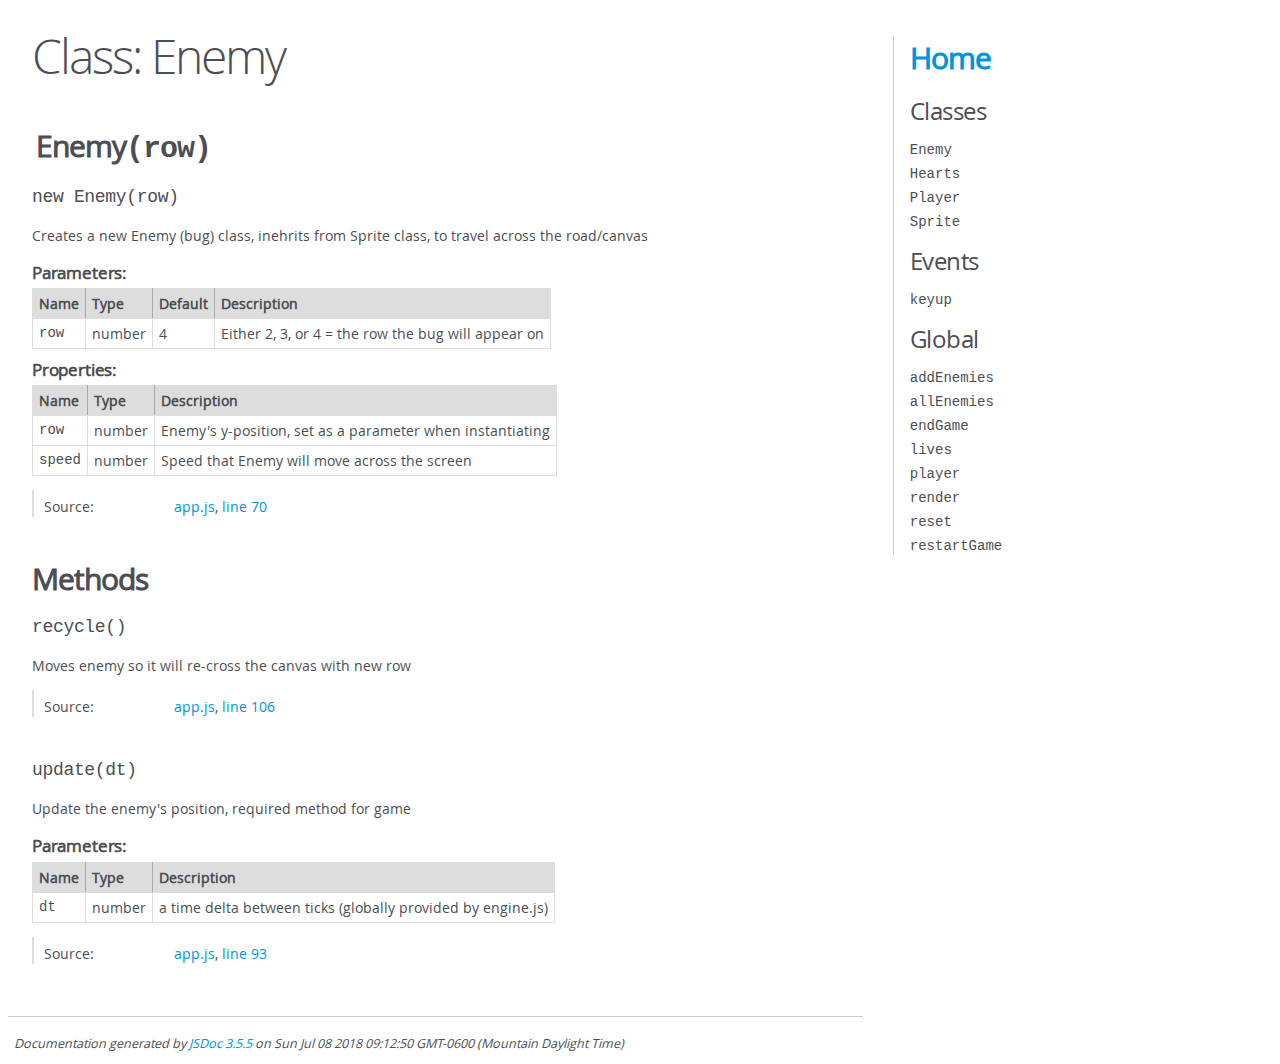
<file: udprojects/arcade_game/js/out/Enemy.html>
<!DOCTYPE html>
<html lang="en">
<head>
    <meta charset="utf-8">
    <title>JSDoc: Class: Enemy</title>

    <script src="scripts/prettify/prettify.js"> </script>
    <script src="scripts/prettify/lang-css.js"> </script>
    <!--[if lt IE 9]>
      <script src="//html5shiv.googlecode.com/svn/trunk/html5.js"></script>
    <![endif]-->
    <link type="text/css" rel="stylesheet" href="styles/prettify-tomorrow.css">
    <link type="text/css" rel="stylesheet" href="styles/jsdoc-default.css">
</head>

<body>

<div id="main">

    <h1 class="page-title">Class: Enemy</h1>

    




<section>

<header>
    
        <h2><span class="attribs"><span class="type-signature"></span></span>Enemy<span class="signature">(row)</span><span class="type-signature"></span></h2>
        
    
</header>

<article>
    <div class="container-overview">
    
        

    

    
    <h4 class="name" id="Enemy"><span class="type-signature"></span>new Enemy<span class="signature">(row)</span><span class="type-signature"></span></h4>
    

    



<div class="description">
    Creates a new Enemy (bug) class, inehrits from Sprite class, totravel across the road/canvas
</div>









    <h5>Parameters:</h5>
    

<table class="params">
    <thead>
    <tr>
        
        <th>Name</th>
        

        <th>Type</th>

        

        
        <th>Default</th>
        

        <th class="last">Description</th>
    </tr>
    </thead>

    <tbody>
    

        <tr>
            
                <td class="name"><code>row</code></td>
            

            <td class="type">
            
                
<span class="param-type">number</span>


            
            </td>

            

            
                <td class="default">
                
                    4
                
                </td>
            

            <td class="description last">Either 2, 3, or 4 = the row the bug will appear on</td>
        </tr>

    
    </tbody>
</table>






    <h5 class="subsection-title">Properties:</h5>

    

<table class="props">
    <thead>
    <tr>
        
        <th>Name</th>
        

        <th>Type</th>

        

        

        <th class="last">Description</th>
    </tr>
    </thead>

    <tbody>
    

        <tr>
            
                <td class="name"><code>row</code></td>
            

            <td class="type">
            
                
<span class="param-type">number</span>


            
            </td>

            

            

            <td class="description last">Enemy's y-position, set as a parameter when instantiating</td>
        </tr>

    

        <tr>
            
                <td class="name"><code>speed</code></td>
            

            <td class="type">
            
                
<span class="param-type">number</span>


            
            </td>

            

            

            <td class="description last">Speed that Enemy will move across the screen</td>
        </tr>

    
    </tbody>
</table>




<dl class="details">

    

    

    

    

    

    

    

    

    

    

    

    

    
    <dt class="tag-source">Source:</dt>
    <dd class="tag-source"><ul class="dummy"><li>
        <a href="app.js.html">app.js</a>, <a href="app.js.html#line70">line 70</a>
    </li></ul></dd>
    

    

    

    
</dl>


















    
    </div>

    

    

    

    

    

    

    

    
        <h3 class="subsection-title">Methods</h3>

        
            

    

    
    <h4 class="name" id="recycle"><span class="type-signature"></span>recycle<span class="signature">()</span><span class="type-signature"></span></h4>
    

    



<div class="description">
    Moves enemy so it will re-cross the canvas with new row
</div>













<dl class="details">

    

    

    

    

    

    

    

    

    

    

    

    

    
    <dt class="tag-source">Source:</dt>
    <dd class="tag-source"><ul class="dummy"><li>
        <a href="app.js.html">app.js</a>, <a href="app.js.html#line106">line 106</a>
    </li></ul></dd>
    

    

    

    
</dl>


















        
            

    

    
    <h4 class="name" id="update"><span class="type-signature"></span>update<span class="signature">(dt)</span><span class="type-signature"></span></h4>
    

    



<div class="description">
    Update the enemy's position, required method for game
</div>









    <h5>Parameters:</h5>
    

<table class="params">
    <thead>
    <tr>
        
        <th>Name</th>
        

        <th>Type</th>

        

        

        <th class="last">Description</th>
    </tr>
    </thead>

    <tbody>
    

        <tr>
            
                <td class="name"><code>dt</code></td>
            

            <td class="type">
            
                
<span class="param-type">number</span>


            
            </td>

            

            

            <td class="description last">a time delta between ticks (globally provided by engine.js)</td>
        </tr>

    
    </tbody>
</table>






<dl class="details">

    

    

    

    

    

    

    

    

    

    

    

    

    
    <dt class="tag-source">Source:</dt>
    <dd class="tag-source"><ul class="dummy"><li>
        <a href="app.js.html">app.js</a>, <a href="app.js.html#line93">line 93</a>
    </li></ul></dd>
    

    

    

    
</dl>


















        
    

    

    
</article>

</section>




</div>

<nav>
    <h2><a href="index.html">Home</a></h2><h3>Classes</h3><ul><li><a href="Enemy.html">Enemy</a></li><li><a href="Hearts.html">Hearts</a></li><li><a href="Player.html">Player</a></li><li><a href="Sprite.html">Sprite</a></li></ul><h3>Events</h3><ul><li><a href="global.html#event:keyup">keyup</a></li></ul><h3>Global</h3><ul><li><a href="global.html#addEnemies">addEnemies</a></li><li><a href="global.html#allEnemies">allEnemies</a></li><li><a href="global.html#endGame">endGame</a></li><li><a href="global.html#lives">lives</a></li><li><a href="global.html#player">player</a></li><li><a href="global.html#render">render</a></li><li><a href="global.html#reset">reset</a></li><li><a href="global.html#restartGame">restartGame</a></li></ul>
</nav>

<br class="clear">

<footer>
    Documentation generated by <a href="https://github.com/jsdoc3/jsdoc">JSDoc 3.5.5</a> on Sun Jul 08 2018 09:12:50 GMT-0600 (Mountain Daylight Time)
</footer>

<script> prettyPrint(); </script>
<script src="scripts/linenumber.js"> </script>
</body>
</html>
</file>
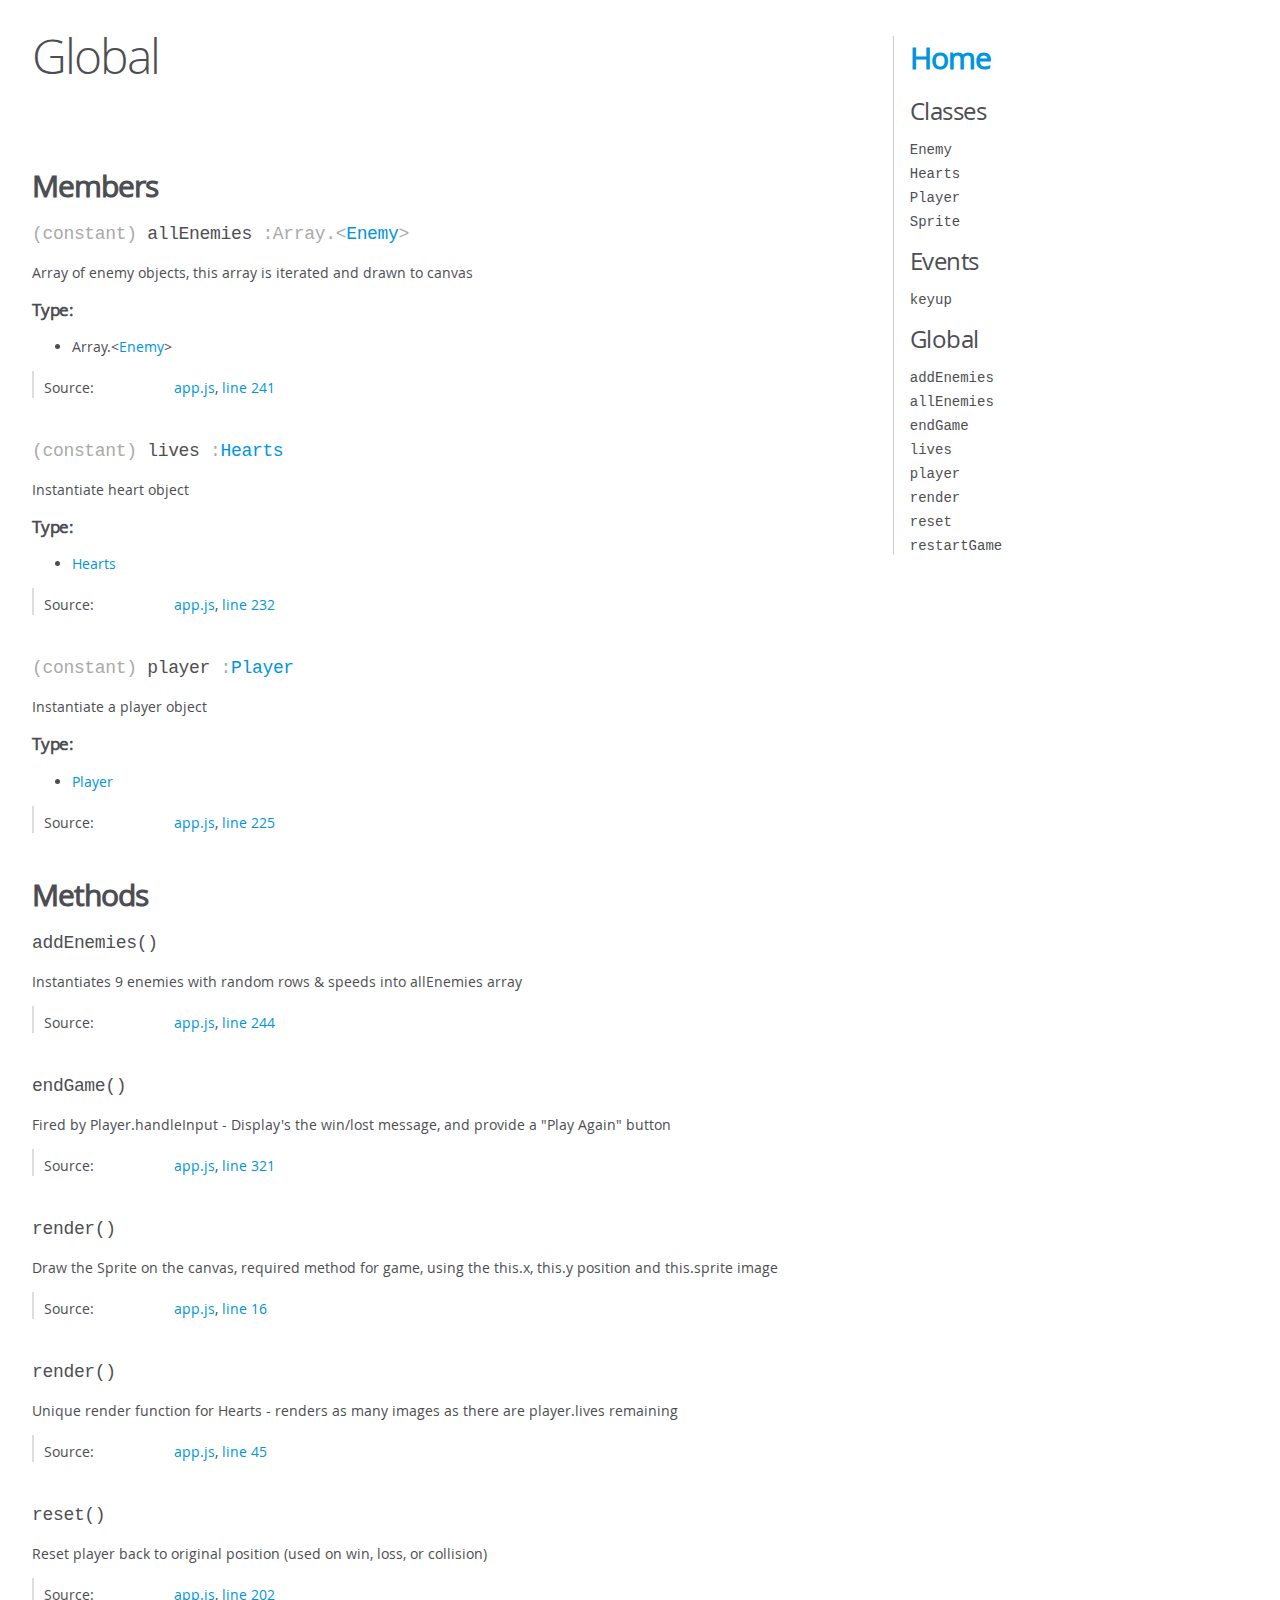
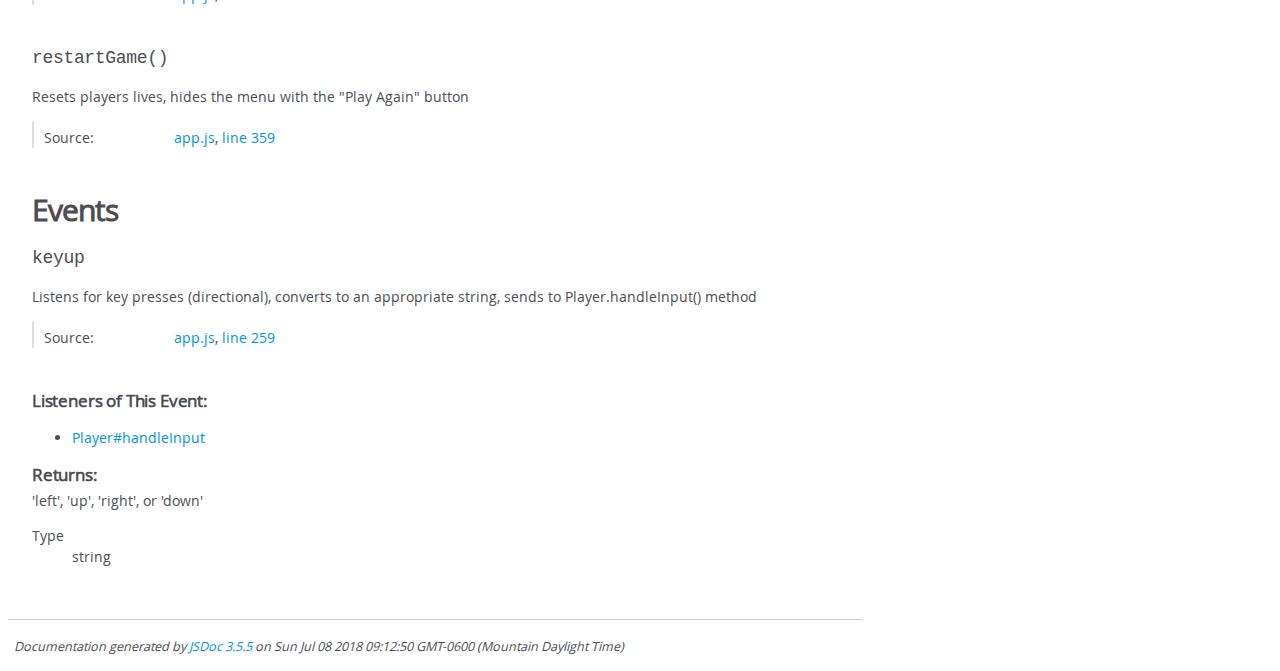
<file: udprojects/arcade_game/js/out/global.html>
<!DOCTYPE html>
<html lang="en">
<head>
    <meta charset="utf-8">
    <title>JSDoc: Global</title>

    <script src="scripts/prettify/prettify.js"> </script>
    <script src="scripts/prettify/lang-css.js"> </script>
    <!--[if lt IE 9]>
      <script src="//html5shiv.googlecode.com/svn/trunk/html5.js"></script>
    <![endif]-->
    <link type="text/css" rel="stylesheet" href="styles/prettify-tomorrow.css">
    <link type="text/css" rel="stylesheet" href="styles/jsdoc-default.css">
</head>

<body>

<div id="main">

    <h1 class="page-title">Global</h1>

    




<section>

<header>
    
        <h2></h2>
        
    
</header>

<article>
    <div class="container-overview">
    
        

        


<dl class="details">

    

    

    

    

    

    

    

    

    

    

    

    

    

    

    

    
</dl>


        
    
    </div>

    

    

    

    

    

    

    
        <h3 class="subsection-title">Members</h3>

        
            
<h4 class="name" id="allEnemies"><span class="type-signature">(constant) </span>allEnemies<span class="type-signature"> :Array.&lt;<a href="Enemy.html">Enemy</a>></span></h4>




<div class="description">
    Array of enemy objects, this array is iterated and drawn to canvas
</div>



    <h5>Type:</h5>
    <ul>
        <li>
            
<span class="param-type">Array.&lt;<a href="Enemy.html">Enemy</a>></span>


        </li>
    </ul>





<dl class="details">

    

    

    

    

    

    

    

    

    

    

    

    

    
    <dt class="tag-source">Source:</dt>
    <dd class="tag-source"><ul class="dummy"><li>
        <a href="app.js.html">app.js</a>, <a href="app.js.html#line241">line 241</a>
    </li></ul></dd>
    

    

    

    
</dl>






        
            
<h4 class="name" id="lives"><span class="type-signature">(constant) </span>lives<span class="type-signature"> :<a href="Hearts.html">Hearts</a></span></h4>




<div class="description">
    Instantiate heart object
</div>



    <h5>Type:</h5>
    <ul>
        <li>
            
<span class="param-type"><a href="Hearts.html">Hearts</a></span>


        </li>
    </ul>





<dl class="details">

    

    

    

    

    

    

    

    

    

    

    

    

    
    <dt class="tag-source">Source:</dt>
    <dd class="tag-source"><ul class="dummy"><li>
        <a href="app.js.html">app.js</a>, <a href="app.js.html#line232">line 232</a>
    </li></ul></dd>
    

    

    

    
</dl>






        
            
<h4 class="name" id="player"><span class="type-signature">(constant) </span>player<span class="type-signature"> :<a href="Player.html">Player</a></span></h4>




<div class="description">
    Instantiate a player object
</div>



    <h5>Type:</h5>
    <ul>
        <li>
            
<span class="param-type"><a href="Player.html">Player</a></span>


        </li>
    </ul>





<dl class="details">

    

    

    

    

    

    

    

    

    

    

    

    

    
    <dt class="tag-source">Source:</dt>
    <dd class="tag-source"><ul class="dummy"><li>
        <a href="app.js.html">app.js</a>, <a href="app.js.html#line225">line 225</a>
    </li></ul></dd>
    

    

    

    
</dl>






        
    

    
        <h3 class="subsection-title">Methods</h3>

        
            

    

    
    <h4 class="name" id="addEnemies"><span class="type-signature"></span>addEnemies<span class="signature">()</span><span class="type-signature"></span></h4>
    

    



<div class="description">
    Instantiates 9 enemies with random rows & speeds into allEnemies array
</div>













<dl class="details">

    

    

    

    

    

    

    

    

    

    

    

    

    
    <dt class="tag-source">Source:</dt>
    <dd class="tag-source"><ul class="dummy"><li>
        <a href="app.js.html">app.js</a>, <a href="app.js.html#line244">line 244</a>
    </li></ul></dd>
    

    

    

    
</dl>


















        
            

    

    
    <h4 class="name" id="endGame"><span class="type-signature"></span>endGame<span class="signature">()</span><span class="type-signature"></span></h4>
    

    



<div class="description">
    Fired by Player.handleInput - Display's the win/lost message,and provide a "Play Again" button
</div>













<dl class="details">

    

    

    

    

    

    

    

    

    

    

    

    

    
    <dt class="tag-source">Source:</dt>
    <dd class="tag-source"><ul class="dummy"><li>
        <a href="app.js.html">app.js</a>, <a href="app.js.html#line321">line 321</a>
    </li></ul></dd>
    

    

    

    
</dl>


















        
            

    

    
    <h4 class="name" id="render"><span class="type-signature"></span>render<span class="signature">()</span><span class="type-signature"></span></h4>
    

    



<div class="description">
    Draw the Sprite on the canvas, required method for game, usingthe this.x, this.y position and this.sprite image
</div>













<dl class="details">

    

    

    

    

    

    

    

    

    

    

    

    

    
    <dt class="tag-source">Source:</dt>
    <dd class="tag-source"><ul class="dummy"><li>
        <a href="app.js.html">app.js</a>, <a href="app.js.html#line16">line 16</a>
    </li></ul></dd>
    

    

    

    
</dl>


















        
            

    

    
    <h4 class="name" id="render"><span class="type-signature"></span>render<span class="signature">()</span><span class="type-signature"></span></h4>
    

    



<div class="description">
    Unique render function for Hearts - renders as many images as thereare player.lives remaining
</div>













<dl class="details">

    

    

    

    

    

    

    

    

    

    

    

    

    
    <dt class="tag-source">Source:</dt>
    <dd class="tag-source"><ul class="dummy"><li>
        <a href="app.js.html">app.js</a>, <a href="app.js.html#line45">line 45</a>
    </li></ul></dd>
    

    

    

    
</dl>


















        
            

    

    
    <h4 class="name" id="reset"><span class="type-signature"></span>reset<span class="signature">()</span><span class="type-signature"></span></h4>
    

    



<div class="description">
    Reset player back to original position (used on win, loss, or collision)
</div>













<dl class="details">

    

    

    

    

    

    

    

    

    

    

    

    

    
    <dt class="tag-source">Source:</dt>
    <dd class="tag-source"><ul class="dummy"><li>
        <a href="app.js.html">app.js</a>, <a href="app.js.html#line202">line 202</a>
    </li></ul></dd>
    

    

    

    
</dl>


















        
            

    

    
    <h4 class="name" id="restartGame"><span class="type-signature"></span>restartGame<span class="signature">()</span><span class="type-signature"></span></h4>
    

    



<div class="description">
    Resets players lives, hides the menu with the "Play Again" button
</div>













<dl class="details">

    

    

    

    

    

    

    

    

    

    

    

    

    
    <dt class="tag-source">Source:</dt>
    <dd class="tag-source"><ul class="dummy"><li>
        <a href="app.js.html">app.js</a>, <a href="app.js.html#line359">line 359</a>
    </li></ul></dd>
    

    

    

    
</dl>


















        
    

    

    
        <h3 class="subsection-title">Events</h3>

        
            

    

    
    <h4 class="name" id="event:keyup">keyup</h4>
    

    



<div class="description">
    Listens for key presses (directional), converts to anappropriate string, sends to Player.handleInput() method
</div>













<dl class="details">

    

    

    

    

    

    

    

    

    

    

    

    

    
    <dt class="tag-source">Source:</dt>
    <dd class="tag-source"><ul class="dummy"><li>
        <a href="app.js.html">app.js</a>, <a href="app.js.html#line259">line 259</a>
    </li></ul></dd>
    

    

    

    
</dl>









<h5>Listeners of This Event:</h5>
<ul>
    <li><a href="Player.html#handleInput">Player#handleInput</a></li>
</ul>





<h5>Returns:</h5>

        
<div class="param-desc">
    'left', 'up', 'right', or 'down'
</div>



<dl>
    <dt>
        Type
    </dt>
    <dd>
        
<span class="param-type">string</span>


    </dd>
</dl>

    





        
    
</article>

</section>




</div>

<nav>
    <h2><a href="index.html">Home</a></h2><h3>Classes</h3><ul><li><a href="Enemy.html">Enemy</a></li><li><a href="Hearts.html">Hearts</a></li><li><a href="Player.html">Player</a></li><li><a href="Sprite.html">Sprite</a></li></ul><h3>Events</h3><ul><li><a href="global.html#event:keyup">keyup</a></li></ul><h3>Global</h3><ul><li><a href="global.html#addEnemies">addEnemies</a></li><li><a href="global.html#allEnemies">allEnemies</a></li><li><a href="global.html#endGame">endGame</a></li><li><a href="global.html#lives">lives</a></li><li><a href="global.html#player">player</a></li><li><a href="global.html#render">render</a></li><li><a href="global.html#reset">reset</a></li><li><a href="global.html#restartGame">restartGame</a></li></ul>
</nav>

<br class="clear">

<footer>
    Documentation generated by <a href="https://github.com/jsdoc3/jsdoc">JSDoc 3.5.5</a> on Sun Jul 08 2018 09:12:50 GMT-0600 (Mountain Daylight Time)
</footer>

<script> prettyPrint(); </script>
<script src="scripts/linenumber.js"> </script>
</body>
</html>
</file>
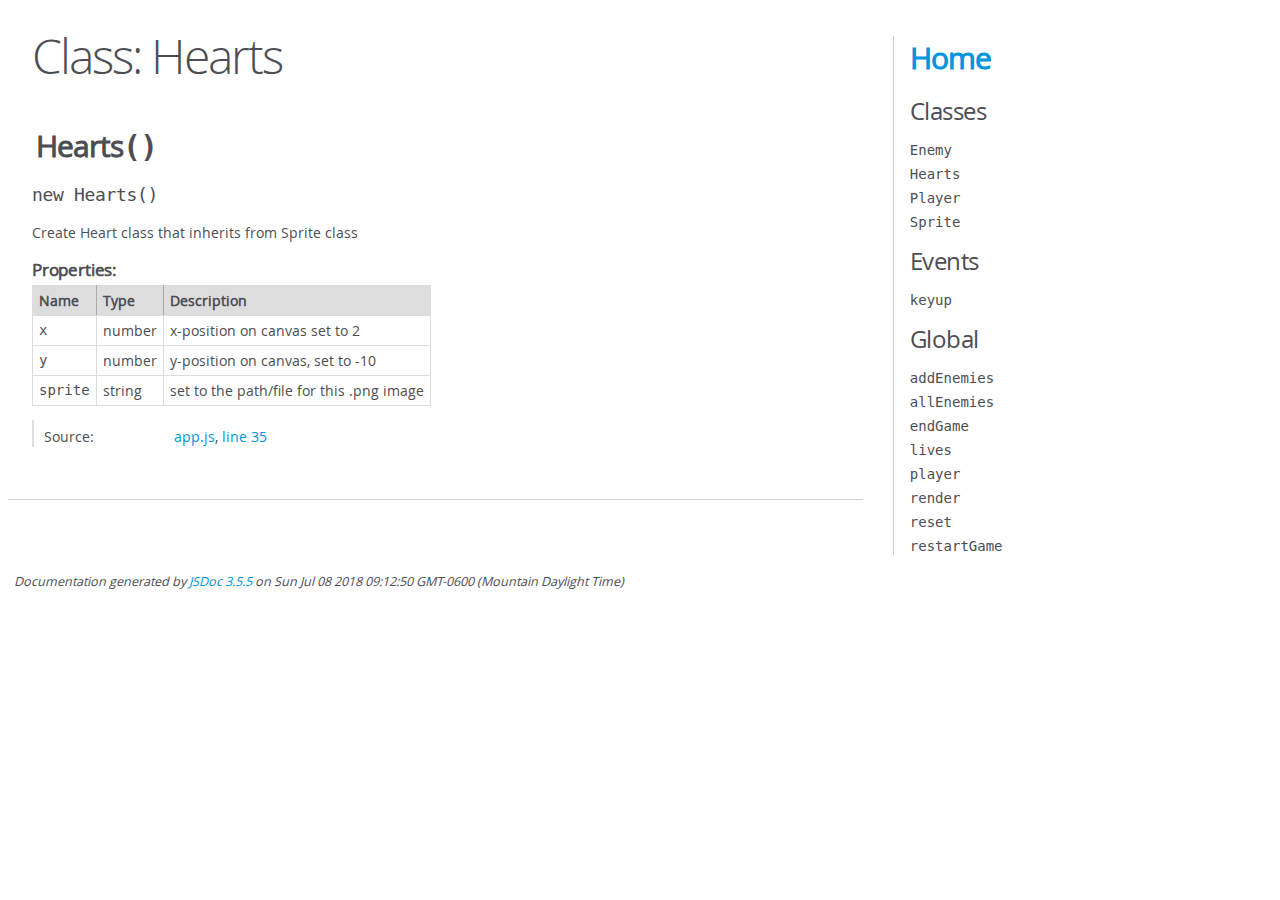
<file: udprojects/arcade_game/js/out/Hearts.html>
<!DOCTYPE html>
<html lang="en">
<head>
    <meta charset="utf-8">
    <title>JSDoc: Class: Hearts</title>

    <script src="scripts/prettify/prettify.js"> </script>
    <script src="scripts/prettify/lang-css.js"> </script>
    <!--[if lt IE 9]>
      <script src="//html5shiv.googlecode.com/svn/trunk/html5.js"></script>
    <![endif]-->
    <link type="text/css" rel="stylesheet" href="styles/prettify-tomorrow.css">
    <link type="text/css" rel="stylesheet" href="styles/jsdoc-default.css">
</head>

<body>

<div id="main">

    <h1 class="page-title">Class: Hearts</h1>

    




<section>

<header>
    
        <h2><span class="attribs"><span class="type-signature"></span></span>Hearts<span class="signature">()</span><span class="type-signature"></span></h2>
        
    
</header>

<article>
    <div class="container-overview">
    
        

    

    
    <h4 class="name" id="Hearts"><span class="type-signature"></span>new Hearts<span class="signature">()</span><span class="type-signature"></span></h4>
    

    



<div class="description">
    Create Heart class that inherits from Sprite class
</div>













    <h5 class="subsection-title">Properties:</h5>

    

<table class="props">
    <thead>
    <tr>
        
        <th>Name</th>
        

        <th>Type</th>

        

        

        <th class="last">Description</th>
    </tr>
    </thead>

    <tbody>
    

        <tr>
            
                <td class="name"><code>x</code></td>
            

            <td class="type">
            
                
<span class="param-type">number</span>


            
            </td>

            

            

            <td class="description last">x-position on canvas set to 2</td>
        </tr>

    

        <tr>
            
                <td class="name"><code>y</code></td>
            

            <td class="type">
            
                
<span class="param-type">number</span>


            
            </td>

            

            

            <td class="description last">y-position on canvas, set to -10</td>
        </tr>

    

        <tr>
            
                <td class="name"><code>sprite</code></td>
            

            <td class="type">
            
                
<span class="param-type">string</span>


            
            </td>

            

            

            <td class="description last">set to the path/file for this .png image</td>
        </tr>

    
    </tbody>
</table>




<dl class="details">

    

    

    

    

    

    

    

    

    

    

    

    

    
    <dt class="tag-source">Source:</dt>
    <dd class="tag-source"><ul class="dummy"><li>
        <a href="app.js.html">app.js</a>, <a href="app.js.html#line35">line 35</a>
    </li></ul></dd>
    

    

    

    
</dl>


















    
    </div>

    

    

    

    

    

    

    

    

    

    
</article>

</section>




</div>

<nav>
    <h2><a href="index.html">Home</a></h2><h3>Classes</h3><ul><li><a href="Enemy.html">Enemy</a></li><li><a href="Hearts.html">Hearts</a></li><li><a href="Player.html">Player</a></li><li><a href="Sprite.html">Sprite</a></li></ul><h3>Events</h3><ul><li><a href="global.html#event:keyup">keyup</a></li></ul><h3>Global</h3><ul><li><a href="global.html#addEnemies">addEnemies</a></li><li><a href="global.html#allEnemies">allEnemies</a></li><li><a href="global.html#endGame">endGame</a></li><li><a href="global.html#lives">lives</a></li><li><a href="global.html#player">player</a></li><li><a href="global.html#render">render</a></li><li><a href="global.html#reset">reset</a></li><li><a href="global.html#restartGame">restartGame</a></li></ul>
</nav>

<br class="clear">

<footer>
    Documentation generated by <a href="https://github.com/jsdoc3/jsdoc">JSDoc 3.5.5</a> on Sun Jul 08 2018 09:12:50 GMT-0600 (Mountain Daylight Time)
</footer>

<script> prettyPrint(); </script>
<script src="scripts/linenumber.js"> </script>
</body>
</html>
</file>
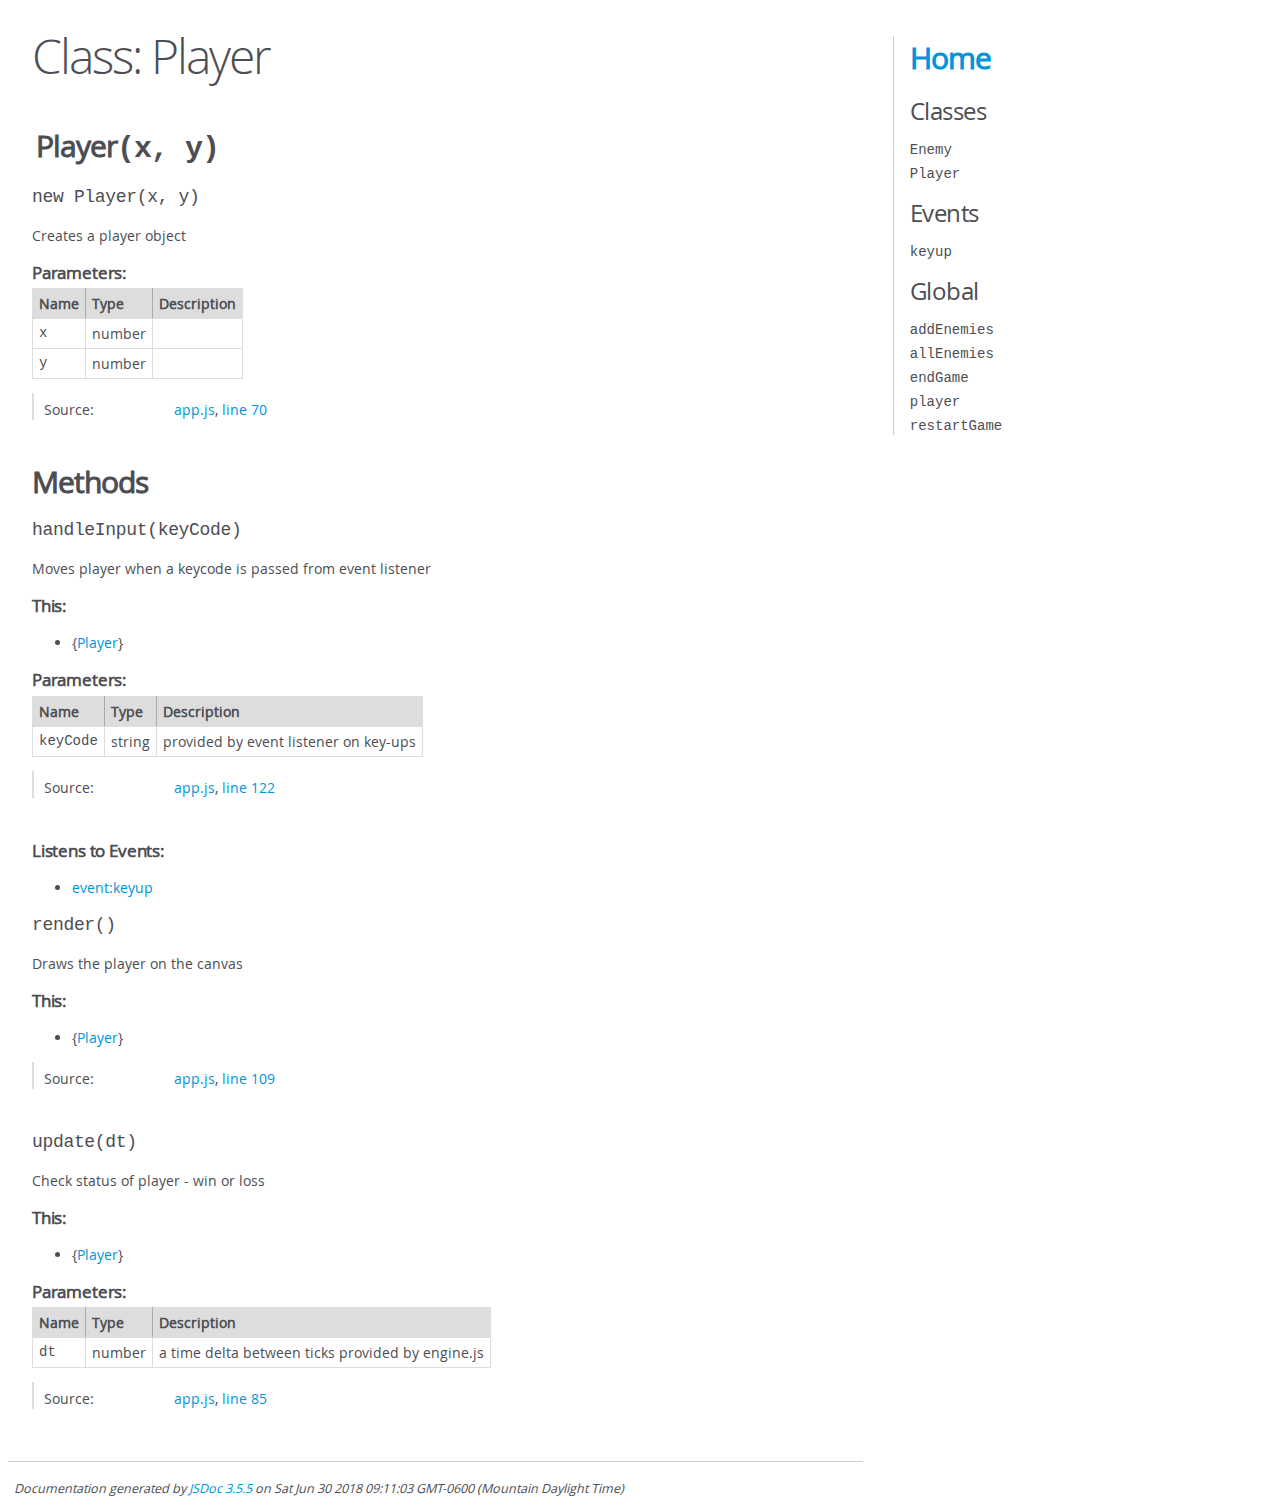
<file: udprojects/arcade_game/js/out/Player.html>
<!DOCTYPE html>
<html lang="en">
<head>
    <meta charset="utf-8">
    <title>JSDoc: Class: Player</title>

    <script src="scripts/prettify/prettify.js"> </script>
    <script src="scripts/prettify/lang-css.js"> </script>
    <!--[if lt IE 9]>
      <script src="//html5shiv.googlecode.com/svn/trunk/html5.js"></script>
    <![endif]-->
    <link type="text/css" rel="stylesheet" href="styles/prettify-tomorrow.css">
    <link type="text/css" rel="stylesheet" href="styles/jsdoc-default.css">
</head>

<body>

<div id="main">

    <h1 class="page-title">Class: Player</h1>

    




<section>

<header>
    
        <h2><span class="attribs"><span class="type-signature"></span></span>Player<span class="signature">(x, y)</span><span class="type-signature"></span></h2>
        
    
</header>

<article>
    <div class="container-overview">
    
        

    

    
    <h4 class="name" id="Player"><span class="type-signature"></span>new Player<span class="signature">(x, y)</span><span class="type-signature"></span></h4>
    

    



<div class="description">
    Creates a player object
</div>









    <h5>Parameters:</h5>
    

<table class="params">
    <thead>
    <tr>
        
        <th>Name</th>
        

        <th>Type</th>

        

        

        <th class="last">Description</th>
    </tr>
    </thead>

    <tbody>
    

        <tr>
            
                <td class="name"><code>x</code></td>
            

            <td class="type">
            
                
<span class="param-type">number</span>


            
            </td>

            

            

            <td class="description last"></td>
        </tr>

    

        <tr>
            
                <td class="name"><code>y</code></td>
            

            <td class="type">
            
                
<span class="param-type">number</span>


            
            </td>

            

            

            <td class="description last"></td>
        </tr>

    
    </tbody>
</table>






<dl class="details">

    

    

    

    

    

    

    

    

    

    

    

    

    
    <dt class="tag-source">Source:</dt>
    <dd class="tag-source"><ul class="dummy"><li>
        <a href="app.js.html">app.js</a>, <a href="app.js.html#line70">line 70</a>
    </li></ul></dd>
    

    

    

    
</dl>


















    
    </div>

    

    

    

    

    

    

    

    
        <h3 class="subsection-title">Methods</h3>

        
            

    

    
    <h4 class="name" id="handleInput"><span class="type-signature"></span>handleInput<span class="signature">(keyCode)</span><span class="type-signature"></span></h4>
    

    



<div class="description">
    Moves player when a keycode is passed from event listener
</div>







    <h5>This:</h5>
    <ul><li>{<a href="Player.html">Player</a>}</li></ul>



    <h5>Parameters:</h5>
    

<table class="params">
    <thead>
    <tr>
        
        <th>Name</th>
        

        <th>Type</th>

        

        

        <th class="last">Description</th>
    </tr>
    </thead>

    <tbody>
    

        <tr>
            
                <td class="name"><code>keyCode</code></td>
            

            <td class="type">
            
                
<span class="param-type">string</span>


            
            </td>

            

            

            <td class="description last">provided by event listener on key-ups</td>
        </tr>

    
    </tbody>
</table>






<dl class="details">

    

    

    

    

    

    

    

    

    

    

    

    

    
    <dt class="tag-source">Source:</dt>
    <dd class="tag-source"><ul class="dummy"><li>
        <a href="app.js.html">app.js</a>, <a href="app.js.html#line122">line 122</a>
    </li></ul></dd>
    

    

    

    
</dl>







<h5>Listens to Events:</h5>
<ul>
    <li><a href="global.html#event:keyup">event:keyup</a></li>
</ul>












        
            

    

    
    <h4 class="name" id="render"><span class="type-signature"></span>render<span class="signature">()</span><span class="type-signature"></span></h4>
    

    



<div class="description">
    Draws the player on the canvas
</div>







    <h5>This:</h5>
    <ul><li>{<a href="Player.html">Player</a>}</li></ul>







<dl class="details">

    

    

    

    

    

    

    

    

    

    

    

    

    
    <dt class="tag-source">Source:</dt>
    <dd class="tag-source"><ul class="dummy"><li>
        <a href="app.js.html">app.js</a>, <a href="app.js.html#line109">line 109</a>
    </li></ul></dd>
    

    

    

    
</dl>


















        
            

    

    
    <h4 class="name" id="update"><span class="type-signature"></span>update<span class="signature">(dt)</span><span class="type-signature"></span></h4>
    

    



<div class="description">
    Check status of player - win or loss
</div>







    <h5>This:</h5>
    <ul><li>{<a href="Player.html">Player</a>}</li></ul>



    <h5>Parameters:</h5>
    

<table class="params">
    <thead>
    <tr>
        
        <th>Name</th>
        

        <th>Type</th>

        

        

        <th class="last">Description</th>
    </tr>
    </thead>

    <tbody>
    

        <tr>
            
                <td class="name"><code>dt</code></td>
            

            <td class="type">
            
                
<span class="param-type">number</span>


            
            </td>

            

            

            <td class="description last">a time delta between ticks provided by engine.js</td>
        </tr>

    
    </tbody>
</table>






<dl class="details">

    

    

    

    

    

    

    

    

    

    

    

    

    
    <dt class="tag-source">Source:</dt>
    <dd class="tag-source"><ul class="dummy"><li>
        <a href="app.js.html">app.js</a>, <a href="app.js.html#line85">line 85</a>
    </li></ul></dd>
    

    

    

    
</dl>


















        
    

    

    
</article>

</section>




</div>

<nav>
    <h2><a href="index.html">Home</a></h2><h3>Classes</h3><ul><li><a href="Enemy.html">Enemy</a></li><li><a href="Player.html">Player</a></li></ul><h3>Events</h3><ul><li><a href="global.html#event:keyup">keyup</a></li></ul><h3>Global</h3><ul><li><a href="global.html#addEnemies">addEnemies</a></li><li><a href="global.html#allEnemies">allEnemies</a></li><li><a href="global.html#endGame">endGame</a></li><li><a href="global.html#player">player</a></li><li><a href="global.html#restartGame">restartGame</a></li></ul>
</nav>

<br class="clear">

<footer>
    Documentation generated by <a href="https://github.com/jsdoc3/jsdoc">JSDoc 3.5.5</a> on Sat Jun 30 2018 09:11:03 GMT-0600 (Mountain Daylight Time)
</footer>

<script> prettyPrint(); </script>
<script src="scripts/linenumber.js"> </script>
</body>
</html>
</file>
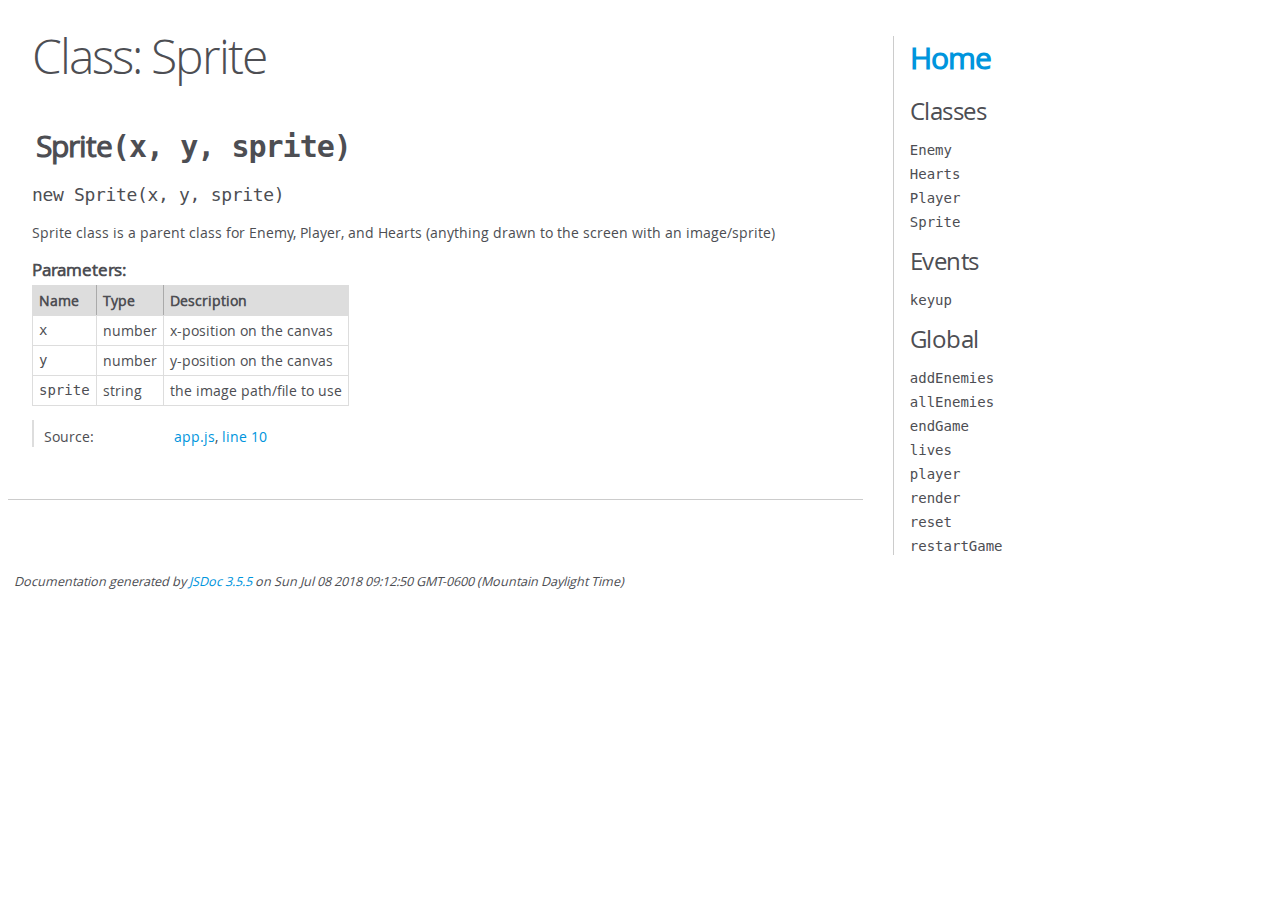
<file: udprojects/arcade_game/js/out/Sprite.html>
<!DOCTYPE html>
<html lang="en">
<head>
    <meta charset="utf-8">
    <title>JSDoc: Class: Sprite</title>

    <script src="scripts/prettify/prettify.js"> </script>
    <script src="scripts/prettify/lang-css.js"> </script>
    <!--[if lt IE 9]>
      <script src="//html5shiv.googlecode.com/svn/trunk/html5.js"></script>
    <![endif]-->
    <link type="text/css" rel="stylesheet" href="styles/prettify-tomorrow.css">
    <link type="text/css" rel="stylesheet" href="styles/jsdoc-default.css">
</head>

<body>

<div id="main">

    <h1 class="page-title">Class: Sprite</h1>

    




<section>

<header>
    
        <h2><span class="attribs"><span class="type-signature"></span></span>Sprite<span class="signature">(x, y, sprite)</span><span class="type-signature"></span></h2>
        
    
</header>

<article>
    <div class="container-overview">
    
        

    

    
    <h4 class="name" id="Sprite"><span class="type-signature"></span>new Sprite<span class="signature">(x, y, sprite)</span><span class="type-signature"></span></h4>
    

    



<div class="description">
    Sprite class is a parent class for Enemy, Player, and Hearts(anything drawn to the screen with an image/sprite)
</div>









    <h5>Parameters:</h5>
    

<table class="params">
    <thead>
    <tr>
        
        <th>Name</th>
        

        <th>Type</th>

        

        

        <th class="last">Description</th>
    </tr>
    </thead>

    <tbody>
    

        <tr>
            
                <td class="name"><code>x</code></td>
            

            <td class="type">
            
                
<span class="param-type">number</span>


            
            </td>

            

            

            <td class="description last">x-position on the canvas</td>
        </tr>

    

        <tr>
            
                <td class="name"><code>y</code></td>
            

            <td class="type">
            
                
<span class="param-type">number</span>


            
            </td>

            

            

            <td class="description last">y-position on the canvas</td>
        </tr>

    

        <tr>
            
                <td class="name"><code>sprite</code></td>
            

            <td class="type">
            
                
<span class="param-type">string</span>


            
            </td>

            

            

            <td class="description last">the image path/file to use</td>
        </tr>

    
    </tbody>
</table>






<dl class="details">

    

    

    

    

    

    

    

    

    

    

    

    

    
    <dt class="tag-source">Source:</dt>
    <dd class="tag-source"><ul class="dummy"><li>
        <a href="app.js.html">app.js</a>, <a href="app.js.html#line10">line 10</a>
    </li></ul></dd>
    

    

    

    
</dl>


















    
    </div>

    

    

    

    

    

    

    

    

    

    
</article>

</section>




</div>

<nav>
    <h2><a href="index.html">Home</a></h2><h3>Classes</h3><ul><li><a href="Enemy.html">Enemy</a></li><li><a href="Hearts.html">Hearts</a></li><li><a href="Player.html">Player</a></li><li><a href="Sprite.html">Sprite</a></li></ul><h3>Events</h3><ul><li><a href="global.html#event:keyup">keyup</a></li></ul><h3>Global</h3><ul><li><a href="global.html#addEnemies">addEnemies</a></li><li><a href="global.html#allEnemies">allEnemies</a></li><li><a href="global.html#endGame">endGame</a></li><li><a href="global.html#lives">lives</a></li><li><a href="global.html#player">player</a></li><li><a href="global.html#render">render</a></li><li><a href="global.html#reset">reset</a></li><li><a href="global.html#restartGame">restartGame</a></li></ul>
</nav>

<br class="clear">

<footer>
    Documentation generated by <a href="https://github.com/jsdoc3/jsdoc">JSDoc 3.5.5</a> on Sun Jul 08 2018 09:12:50 GMT-0600 (Mountain Daylight Time)
</footer>

<script> prettyPrint(); </script>
<script src="scripts/linenumber.js"> </script>
</body>
</html>
</file>
<file: udprojects/arcade_game/css/style.css>
body {
    text-align: center;
    font-size: 30px;
}


.menu {
    display: inline-block;
    width: 505px;
    margin: 20px auto -20px auto;
    height: 50px;

}


ul {
    list-style: none;
    float: left;
    margin: 0;
    padding-left: 0;
}


li {
    cursor: pointer;
    display: inline;
    padding: 3px;
    text-decoration: underline;
    text-decoration-color: lightgray;
}


span {
    cursor: pointer;
    float: right;
}


.selected {
    text-decoration: underline;
    text-decoration-color: black;
}


.win-lose {
    text-align: center;
    position: absolute;
    width: 450px;
    height: 500px;
    left: 50%;
    top: 50%;
    transform: translate(-50%, -50%);
    background-color: rgb(145, 145, 145);
}


button {
    font-size: 25px;
    background-color: lightgreen;
}


.hidden {
    opacity: 0;
}


.isPaused {
    border: 4px solid black;
    padding: 2px 2px 2px 2px;
}
</file>
<file: udprojects/memory_game/css/app.css>
html {
    box-sizing: border-box;
}

*,
*::before,
*::after {
    box-sizing: inherit;
}

html,
body {
    width: 100%;
    height: 100%;
    margin: 0;
    padding: 0;
}

body {
    background: #ffffff url('../img/geometry2.png'); /* Background pattern from Subtle Patterns */
    font-family: 'Coda', cursive;
}

.container {
    display: flex;
    justify-content: center;
    align-items: center;
    flex-direction: column;
}

h1 {
    font-family: 'Open Sans', sans-serif;
    font-weight: 300;
}

/*
 * Styles for the deck of cards
 */

.deck {
    width: 660px;
    min-height: 680px;
    background: linear-gradient(160deg, #02ccba 0%, #aa7ecd 100%);
    padding: 32px;
    border-radius: 10px;
    box-shadow: 12px 15px 20px 0 rgba(46, 61, 73, 0.5);
    display: flex;
    flex-wrap: wrap;
    justify-content: space-between;
    align-items: center;
    margin: 0 0 3em;
}

.deck .card {
    height: 125px;
    width: 125px;
    background: #2e3d49;
    font-size: 0;
    color: #ffffff;
    border-radius: 8px;
    cursor: pointer;
    display: flex;
    justify-content: center;
    align-items: center;
    box-shadow: 5px 2px 20px 0 rgba(46, 61, 73, 0.5);
    transform: rotateY(180deg);
    transition: transform 300ms ease-in 0s,
        background-color 300ms ease-in,
        font-size 0ms  200ms;
}

.deck .card.open {
    transform: rotateY(0deg); /* scale(1.1); /* TODO: Scale?*/
    background: #02b3e4;
    cursor: default;
}

.deck .card.show {
    font-size: 33px;
}

.deck .card.match {
    cursor: default;
    background: #02ccba;
    font-size: 33px;
    transform: rotateY(0deg);
    animation: matching;
    animation-duration: 600ms;
    animation-delay: 300ms;
}

@keyframes matching {
    0% {
        border: 20px solid rgba(10,241, 164, 1);
    }

    100% {
        border: 20px solid rgba(10,241, 164, 0);
    }
}

.miss-match {
    transform: rotate(0);
    animation: miss-match;
    animation-duration: 350ms;
    animation-delay: 300ms;
    animation-iteration-count: 1;
}

@keyframes miss-match {
    0% {
        /* transform: rotate(4deg); */
        border: 10px solid rgba(255,63,56,.5);
    }

    100% {
        border: 10px solid rgb(255, 63, 56,.5);
        /* transform: rotate(-4deg); */
    }
}

/*
 * Styles for the Score Panel
 */

.score-panel {
    text-align: left;
    width: 345px;
    margin-bottom: 10px;
}

.score-panel .stars,
.winner-screen .stars {
    margin: 0;
    padding: 0;
    display: inline-block;
    margin: 0 5px 0 0;
}

.score-panel .stars li,
.winner-screen .stars li {
    list-style: none;
    display: inline-block;
}

.score-panel .restart {
    float: right;
    cursor: pointer;
}

/*
 * Styles for the Winner-screen
 */

.winner-screen {
    width: 100%;
    height: 100%;
    position: absolute;
    background-color: white;
    transform: translate(-100%, -100% );
    opacity: 0.8;
    text-align: center;
    padding-top: 20%;
    transition: transform 300ms ease-in-out;
    font-size: 1.5em;
}

.winner-screen button {
    background-color: #1276FB;
    font-size: 1.5em;
}

.won {
    transform: translate(0, 0);
}
</file>
<file: udprojects/arcade_game/js/out/styles/prettify-tomorrow.css>
/* Tomorrow Theme */
/* Original theme - https://github.com/chriskempson/tomorrow-theme */
/* Pretty printing styles. Used with prettify.js. */
/* SPAN elements with the classes below are added by prettyprint. */
/* plain text */
.pln {
  color: #4d4d4c; }

@media screen {
  /* string content */
  .str {
    color: #718c00; }

  /* a keyword */
  .kwd {
    color: #8959a8; }

  /* a comment */
  .com {
    color: #8e908c; }

  /* a type name */
  .typ {
    color: #4271ae; }

  /* a literal value */
  .lit {
    color: #f5871f; }

  /* punctuation */
  .pun {
    color: #4d4d4c; }

  /* lisp open bracket */
  .opn {
    color: #4d4d4c; }

  /* lisp close bracket */
  .clo {
    color: #4d4d4c; }

  /* a markup tag name */
  .tag {
    color: #c82829; }

  /* a markup attribute name */
  .atn {
    color: #f5871f; }

  /* a markup attribute value */
  .atv {
    color: #3e999f; }

  /* a declaration */
  .dec {
    color: #f5871f; }

  /* a variable name */
  .var {
    color: #c82829; }

  /* a function name */
  .fun {
    color: #4271ae; } }
/* Use higher contrast and text-weight for printable form. */
@media print, projection {
  .str {
    color: #060; }

  .kwd {
    color: #006;
    font-weight: bold; }

  .com {
    color: #600;
    font-style: italic; }

  .typ {
    color: #404;
    font-weight: bold; }

  .lit {
    color: #044; }

  .pun, .opn, .clo {
    color: #440; }

  .tag {
    color: #006;
    font-weight: bold; }

  .atn {
    color: #404; }

  .atv {
    color: #060; } }
/* Style */
/*
pre.prettyprint {
  background: white;
  font-family: Consolas, Monaco, 'Andale Mono', monospace;
  font-size: 12px;
  line-height: 1.5;
  border: 1px solid #ccc;
  padding: 10px; }
*/

/* Specify class=linenums on a pre to get line numbering */
ol.linenums {
  margin-top: 0;
  margin-bottom: 0; }

/* IE indents via margin-left */
li.L0,
li.L1,
li.L2,
li.L3,
li.L4,
li.L5,
li.L6,
li.L7,
li.L8,
li.L9 {
  /* */ }

/* Alternate shading for lines */
li.L1,
li.L3,
li.L5,
li.L7,
li.L9 {
  /* */ }
</file>
<file: udprojects/arcade_game/js/out/styles/jsdoc-default.css>
@font-face {
    font-family: 'Open Sans';
    font-weight: normal;
    font-style: normal;
    src: url('../fonts/OpenSans-Regular-webfont.eot');
    src:
        local('Open Sans'),
        local('OpenSans'),
        url('../fonts/OpenSans-Regular-webfont.eot?#iefix') format('embedded-opentype'),
        url('../fonts/OpenSans-Regular-webfont.woff') format('woff'),
        url('../fonts/OpenSans-Regular-webfont.svg#open_sansregular') format('svg');
}

@font-face {
    font-family: 'Open Sans Light';
    font-weight: normal;
    font-style: normal;
    src: url('../fonts/OpenSans-Light-webfont.eot');
    src:
        local('Open Sans Light'),
        local('OpenSans Light'),
        url('../fonts/OpenSans-Light-webfont.eot?#iefix') format('embedded-opentype'),
        url('../fonts/OpenSans-Light-webfont.woff') format('woff'),
        url('../fonts/OpenSans-Light-webfont.svg#open_sanslight') format('svg');
}

html
{
    overflow: auto;
    background-color: #fff;
    font-size: 14px;
}

body
{
    font-family: 'Open Sans', sans-serif;
    line-height: 1.5;
    color: #4d4e53;
    background-color: white;
}

a, a:visited, a:active {
    color: #0095dd;
    text-decoration: none;
}

a:hover {
    text-decoration: underline;
}

header
{
    display: block;
    padding: 0px 4px;
}

tt, code, kbd, samp {
    font-family: Consolas, Monaco, 'Andale Mono', monospace;
}

.class-description {
    font-size: 130%;
    line-height: 140%;
    margin-bottom: 1em;
    margin-top: 1em;
}

.class-description:empty {
    margin: 0;
}

#main {
    float: left;
    width: 70%;
}

article dl {
    margin-bottom: 40px;
}

article img {
  max-width: 100%;
}

section
{
    display: block;
    background-color: #fff;
    padding: 12px 24px;
    border-bottom: 1px solid #ccc;
    margin-right: 30px;
}

.variation {
    display: none;
}

.signature-attributes {
    font-size: 60%;
    color: #aaa;
    font-style: italic;
    font-weight: lighter;
}

nav
{
    display: block;
    float: right;
    margin-top: 28px;
    width: 30%;
    box-sizing: border-box;
    border-left: 1px solid #ccc;
    padding-left: 16px;
}

nav ul {
    font-family: 'Lucida Grande', 'Lucida Sans Unicode', arial, sans-serif;
    font-size: 100%;
    line-height: 17px;
    padding: 0;
    margin: 0;
    list-style-type: none;
}

nav ul a, nav ul a:visited, nav ul a:active {
    font-family: Consolas, Monaco, 'Andale Mono', monospace;
    line-height: 18px;
    color: #4D4E53;
}

nav h3 {
    margin-top: 12px;
}

nav li {
    margin-top: 6px;
}

footer {
    display: block;
    padding: 6px;
    margin-top: 12px;
    font-style: italic;
    font-size: 90%;
}

h1, h2, h3, h4 {
    font-weight: 200;
    margin: 0;
}

h1
{
    font-family: 'Open Sans Light', sans-serif;
    font-size: 48px;
    letter-spacing: -2px;
    margin: 12px 24px 20px;
}

h2, h3.subsection-title
{
    font-size: 30px;
    font-weight: 700;
    letter-spacing: -1px;
    margin-bottom: 12px;
}

h3
{
    font-size: 24px;
    letter-spacing: -0.5px;
    margin-bottom: 12px;
}

h4
{
    font-size: 18px;
    letter-spacing: -0.33px;
    margin-bottom: 12px;
    color: #4d4e53;
}

h5, .container-overview .subsection-title
{
    font-size: 120%;
    font-weight: bold;
    letter-spacing: -0.01em;
    margin: 8px 0 3px 0;
}

h6
{
    font-size: 100%;
    letter-spacing: -0.01em;
    margin: 6px 0 3px 0;
    font-style: italic;
}

table
{
    border-spacing: 0;
    border: 0;
    border-collapse: collapse;
}

td, th
{
    border: 1px solid #ddd;
    margin: 0px;
    text-align: left;
    vertical-align: top;
    padding: 4px 6px;
    display: table-cell;
}

thead tr
{
    background-color: #ddd;
    font-weight: bold;
}

th { border-right: 1px solid #aaa; }
tr > th:last-child { border-right: 1px solid #ddd; }

.ancestors, .attribs { color: #999; }
.ancestors a, .attribs a
{
    color: #999 !important;
    text-decoration: none;
}

.clear
{
    clear: both;
}

.important
{
    font-weight: bold;
    color: #950B02;
}

.yes-def {
    text-indent: -1000px;
}

.type-signature {
    color: #aaa;
}

.name, .signature {
    font-family: Consolas, Monaco, 'Andale Mono', monospace;
}

.details { margin-top: 14px; border-left: 2px solid #DDD; }
.details dt { width: 120px; float: left; padding-left: 10px;  padding-top: 6px; }
.details dd { margin-left: 70px; }
.details ul { margin: 0; }
.details ul { list-style-type: none; }
.details li { margin-left: 30px; padding-top: 6px; }
.details pre.prettyprint { margin: 0 }
.details .object-value { padding-top: 0; }

.description {
    margin-bottom: 1em;
    margin-top: 1em;
}

.code-caption
{
    font-style: italic;
    font-size: 107%;
    margin: 0;
}

.prettyprint
{
    border: 1px solid #ddd;
    width: 80%;
    overflow: auto;
}

.prettyprint.source {
    width: inherit;
}

.prettyprint code
{
    font-size: 100%;
    line-height: 18px;
    display: block;
    padding: 4px 12px;
    margin: 0;
    background-color: #fff;
    color: #4D4E53;
}

.prettyprint code span.line
{
  display: inline-block;
}

.prettyprint.linenums
{
  padding-left: 70px;
  -webkit-user-select: none;
  -moz-user-select: none;
  -ms-user-select: none;
  user-select: none;
}

.prettyprint.linenums ol
{
  padding-left: 0;
}

.prettyprint.linenums li
{
  border-left: 3px #ddd solid;
}

.prettyprint.linenums li.selected,
.prettyprint.linenums li.selected *
{
  background-color: lightyellow;
}

.prettyprint.linenums li *
{
  -webkit-user-select: text;
  -moz-user-select: text;
  -ms-user-select: text;
  user-select: text;
}

.params .name, .props .name, .name code {
    color: #4D4E53;
    font-family: Consolas, Monaco, 'Andale Mono', monospace;
    font-size: 100%;
}

.params td.description > p:first-child,
.props td.description > p:first-child
{
    margin-top: 0;
    padding-top: 0;
}

.params td.description > p:last-child,
.props td.description > p:last-child
{
    margin-bottom: 0;
    padding-bottom: 0;
}

.disabled {
    color: #454545;
}
</file>
<file: udprojects/pixelart/gridstyle.css>
/* UDACITY FRONT END DEVELOPER COURSE
   Project #3: Pixel Art Maker
   Submission by Jon Rude (jrkrelix)
*/

body {
    font: 25px "VT323", monospace;
    display: inline;
    text-align: center;
}


h1 {
    font-family: monoton;
    font-size: 80px;
    margin: 30px;
}


form {
    margin-bottom: 0.75em;
}


table {
    margin: 0 auto;
    margin-top: 0.75em;
    border-collapse: collapse;
}


tr {
    height: 20px;
}


td {
    border: 1px solid black;
    width: 20px;
}
</file>
<file: udprojects/restaurant_review/css/styles.css>
@charset "utf-8";

/* CSS Document */
:focus {
  outline: 4px solid #36A2E8;
}

body,
td,
th,
p {
  font-family: Arial, Helvetica, sans-serif;
  font-size: 1em;
  color: #333;
  line-height: 1.5em;
}

body {
  background-color: #fdfdfd;
  margin: 0;
  position: relative;
}

ul,
li {
  font-family: Arial, Helvetica, sans-serif;
  font-size: 1em;
  color: #333;
}

a {
  color: orange;
  text-decoration: none;
}

a:hover,
a:focus {
  color: #3397db;
  text-decoration: none;
}

a img {
  border: none 0px #fff;
}

h1,
h2,
h3,
h4,
h5,
h6 {
  font-family: Arial, Helvetica, sans-serif;
  margin: 0 0 1.5em;
}

article,
aside,
canvas,
details,
figcaption,
figure,
footer,
header,
hgroup,
menu,
nav,
section {
  display: block;
}

#maincontent {
  background-color: #f3f3f3;
  min-height: 100%;
}

#footer {
  background-color: #444;
  color: #f3f3f3;
  font-size: .8em;
  letter-spacing: .1em;
  padding: 1.5em;
  text-align: center;
  text-transform: uppercase;
}

/* ====================== Navigation ====================== */
nav {
  width: 100%;
  height: 5em;
  background-color: #252831;
  text-align: center;
}

nav h1 {
  margin: auto;
  line-height: 1em;
  font-size: 2em;
}

nav h1 a {
  color: #fff;
  font-size: 1.1em;
  font-weight: 200;
  letter-spacing: .1em;
  text-transform: uppercase;
}

#breadcrumb {
  padding: 1em 0 1em .4em;
  list-style: none;
  background-color: #eee;
  font-size: 17px;
  margin: 0;
  width: 49%;
  /*
  THIS MAY NEED TWEEKING: TODO
  calc(50% - 80px);
  */
}

/* Display list items side by side */
#breadcrumb li {
  display: inline;
}

/* Add a slash symbol (/) before/behind each list item */
#breadcrumb li+li:before {
  padding: 8px;
  color: black;
  content: "/\00a0";
}

/* Add a color to all links inside the list */
#breadcrumb li a {
  color: #1737B8;
  text-decoration: none;
}

/* Add a color on mouse-over */
#breadcrumb li a:hover {
  color: #01447e;
  text-decoration: underline;
}

/* ====================== Map ====================== */
#map {
  height: 400px;
  width: 100%;
  background-color: #ccc;
}

/* ====================== Restaurant Filtering ====================== */
.filter-options {
  width: 100%;
  background-color: #252831;
  display: flex;
  flex-wrap: wrap;
}

.filter-options h2 {
  color: white;
  font-size: 1rem;
  font-weight: normal;
  line-height: 1;
  margin: 0 2em;
  width: 100%;
  margin-top: 1em;
}

.filter-options select {
  background-color: white;
  border: 1px solid #fff;
  font-family: Arial, sans-serif;
  font-size: 1em;
  height: 3em;
  letter-spacing: 0;
  margin: 1em;
  padding: 0 1em;
  width: 15em;
}

/* ====================== Restaurant Listing ====================== */
#restaurants-list {
  background-color: #f3f3f3;
  list-style: outside none none;
  margin: 1em;
  padding: 0;
  /* padding: 3em 1.5em 3em; */
  text-align: center;
  width: 100%;
  display: flex;
  flex-wrap: wrap;
  justify-content: center;
}

#restaurants-list li {
  background-color: #fff;
  border: 2px solid #ccc;
  font-family: Arial, sans-serif;
  margin: auto;
  height: 380px;
  padding: 30px 25px;
  text-align: left;
  width: 270px;
  margin: 1em;
}

#restaurants-list .restaurant-img {
  background-color: #ccc;
  display: block;
  margin: 0;
  max-width: 100%;
  /* min-height: 248px; */
  min-width: 100%;
}

#restaurants-list li h3 {
  color: #913300;
  font-family: Arial, sans-serif;
  font-size: 14pt;
  font-weight: 200;
  letter-spacing: 0;
  line-height: 1.3;
  margin: 20px 0 10px;
  text-transform: uppercase;
}

#restaurants-list p {
  margin: 0;
  font-size: 11pt;
}

#restaurants-list li button {
  background-color: orange;
  border-bottom: 3px solid #eee;
  color: #333;
  display: inline-block;
  font-size: 10pt;
  margin: 15px 0 0;
  padding: 8px 30px 10px;
  text-align: center;
  text-decoration: none;
  text-transform: uppercase;
}

/* ====================== Restaurant Details ====================== */
.inside header {
  position: fixed;
  top: 0;
  width: 100%;
  z-index: 1000;
}

.inside #map-container {
  background: blue none repeat scroll 0 0;
  height: 87%;
  position: fixed;
  right: 0;
  top: 80px;
  width: 50%;
}

.inside #map {
  background-color: #ccc;
  height: 100%;
  width: 100%;
}

.inside #footer {
  bottom: 0;
  position: absolute;
  width: 45%;
  margin-right: 50%;
  right: 0;
  left: 0;
}

#restaurant-name {
  color: #bd6500;
  font-family: Arial, sans-serif;
  font-size: 1.75em;
  font-weight: 200;
  letter-spacing: 0;
  margin: 15px 0 30px;
  text-transform: uppercase;
  line-height: 1.1;
  width: 90%;
}

#restaurant-img {
  width: 90%;
}

#restaurant-address {
  font-size: 1em;
  margin: 1em 0;
  width: 90%;
}

#restaurant-hours {
  width: 90%;
}

#restaurant-cuisine {
  background-color: #333;
  color: #ddd;
  font-size: 12pt;
  font-weight: 300;
  letter-spacing: 10px;
  margin: 0 0 20px;
  padding: 2px 0;
  text-align: center;
  text-transform: uppercase;
  width: 90%;
}

#restaurant-container,
#reviews-container {
  border-bottom: 1px solid #d9d9d9;
  border-top: 1px solid #fff;
  padding: 140px 1em 30px;
  width: 45%;
  margin: 0 50% 0 0;
}

#reviews-container {
  padding: 30px 1em 80px;
}

#reviews-container h2 {
  color: #f58500;
  font-size: 24pt;
  font-weight: 300;
  letter-spacing: -1px;
  padding-bottom: 1pt;
}

#reviews-list {
  margin: 0;
  padding: 0;
}

#reviews-list li {
  background-color: #fff;
  border: 2px solid #f3f3f3;
  display: block;
  list-style-type: none;
  margin: 0 0 30px;
  overflow: hidden;
  padding: 0 20px 20px;
  position: relative;
  width: 85%;
}

#reviews-list li p {
  margin: 0 0 10px;
}

#restaurant-hours td {
  color: #666;
}

label {
  display: none;
}
</file>
<file: udprojects/restaurant_review/css/style-small.css>
/* body {
    width: 100%;
}

#map-container,
#restaurant-container,
#reviews-container {
    position: static !important;
    display: inline-block !important;
    width: 100% !important;
}

.inside #map-container {
    /* position: static !important;
}*/
/* ====================== Restaurant Details ====================== */
.inside header {
    right: 0;
}

#breadcrumb {
    width: 100%;
    margin: 0;
}

.inside #maincontent {
    display: flex;
    flex-wrap: wrap;
    padding-bottom: 100px;
}

.inside #map-container {
    background: blue none repeat scroll 0 0;
    position: static;
    display: block;
    margin-top: 138px;
    width: 100%;
    height: 400px;
}

.inside #restaurant-container,
#reviews-container {
    width: 100%;
    margin: 0 10px;
}

#restaurant-container,
#reviews-container {
    padding: 15px 1em;
    width: 100%;
}

#restaurant-img,
#restaurant-cuisine,
#restaurant-hours {
    width: 100%;
}

.inside #footer {
    width: 90%;
    padding: 1.5em 5% 1.5em;
    margin: 0;
    right: 0;
}
</file>
